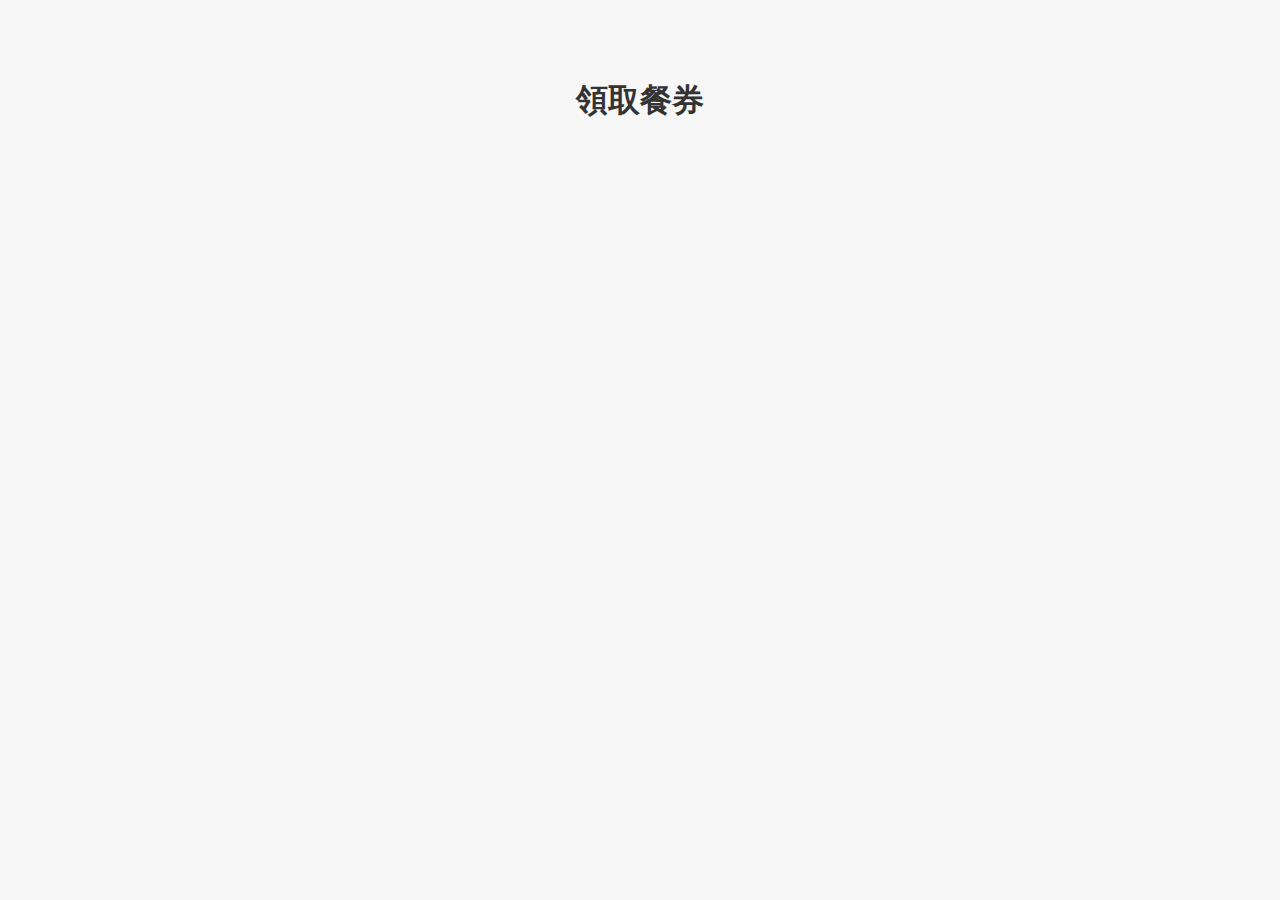
<file: claim.html>
<!DOCTYPE html>
<html lang="en">
<head>
    <meta charset="UTF-8">
    <meta name="viewport" content="width=device-width, initial-scale=1.0">
    <title>領取餐券</title>
    <link rel="stylesheet" href="claim.css">
    <!-- <script src="https://cdn.jsdelivr.net/npm/qrcode@1.4.4/build/qrcode.min.js"></script> 引入 QR code 庫 -->
    <!-- <script src="check_line.js" defer></script> -->
</head>
<body>
    <h1 id="title">領取餐券</h1>

    <!-- <div id="claimedMessage" style="display:none;">
        <h3>您已經領取餐券！</h3>
        <canvas id="qrCode"> QR code 生成區域
    </div> -->

    <div id="claimForm" style="display:none;">
        <input type="text" id="memberName" placeholder="輸入會員名稱" required>
        <!-- <input type="number" id="numberOfPeople" placeholder="輸入人數" min="1" value="1" required> -->

        <select id="numberOfPeople" required>
            <!-- 產生 1 到 10 的選項 -->
            <option value="0">紙張</option>
            <option value="1" selected>1</option>
            <option value="2">2</option>
            <option value="3">3</option>
            <option value="4">4</option>
            <option value="5">5</option>
            <option value="6">6</option>
            <option value="7">7</option>
            <option value="8">8</option>
            <option value="9">9</option>
            <option value="10">10</option>
        </select>

        <button id="claimButton">領取餐券</button>
    </div>

    <div id="message"></div>
    <button id="clearButton" onclick="clearLocalStorage()" style="display:none;">Clear LocalStorage</button>
    
    <script>
        // 從 URL 中讀取參數
        const urlParams = new URLSearchParams(window.location.search);
        let memberName = urlParams.get('member') || "聖誕小夥伴";
        let userid = urlParams.get('userid') || "";

        document.getElementById('memberName').value = memberName;

        // 設置點擊次數和長按計時器
        let longPressTimeout;
        const longPressDuration = 3000; // 長按持續時間（毫秒）

        // 獲取標題元素
        const title = document.getElementById('title');

        // 監聽標題的點擊事件
        title.addEventListener('dblclick', () => {
            title.addEventListener('click', () => {
                // 取消長按計時器
                clearTimeout(longPressTimeout);

                // 設置長按計時器
                longPressTimeout = setTimeout(() => {
                    showClearButton(); // 長按時顯示清除按鈕
                }, longPressDuration);
            });
        });

        // 監聽鼠標釋放事件
        title.addEventListener('mouseup', () => {
            clearTimeout(longPressTimeout);
            title.removeEventListener('click');
        });



        let idString;
        const ws = new WebSocket('wss://www.wjtolive.com:8080');  // 連接 PHP WebSocket 伺服器

        ws.onmessage = function (event) {
            console.log(`event: ${JSON.stringify(event, null, 2)}`);
            const data = JSON.parse(event.data);
            console.log('Received message from WebSocket:', data);
            if (data.event === 'helper') {
                console.log(`helper`);
                console.log(`idString: ${idString}, member_id: ${data.member_id}`);
                // 假設這裡根據店家名稱刷新紀錄
                if (idString === data.member_id) {
                    window.location.replace(`dashboard.html?member=${memberName}&userid=${userid}`);
                }
            }
        };

        ws.onopen = function () {
            console.log('Connected to WebSocket server');
        };

        let IDKey;
        // 取得key以讀取local storage
        fetch('env.php')
            .then(response => response.json())
            .then(data => {
                IDKey = data.idKey;
                console.log(`IDKey: ${IDKey}`);
                getClaimData(IDKey);
            })
            .catch(error => {
                console.error('Error fetching environment variables:', error);
            });

        function getClaimData(key) {
            // 檢查 localStorage 是否已有加密資料
            const encryptedId = localStorage.getItem(key);
            console.log(encryptedId);

            if (encryptedId) {
                // generateKey().then(key => {
                //     decryptData(key, storedData).then(decryptedData => {
                // console.log(decryptedData);
                // 取得解密後的ID並查詢資料庫
                // 取得餐券領取資訊
                fetch('claim_info.php', {
                    method: 'POST',
                    headers: {
                        'Content-Type': 'application/json'
                    },
                    body: JSON.stringify({ encryptedId: encryptedId })
                })
                    .then(response => response.json())
                    .then(data => {
                        console.log(`data.success: ${data.success}`);
                        if (data.success) {
                            idString = data.member_id.toString().padStart(5, '0');
                            const name = data.member;
                            const count = data.amount / 200;
                            const checkFlag = data.check_flag;
                            // document.getElementById('claimedMessage').style.display = 'block';
                            console.log(`Name: ${data.member}, People: ${count}`);
                            // if (!checkFlag) {
                            //     document.getElementById('claimedMessage').style.display = 'block';
                                // const qrContent = `https://www.wjtolive.com/christmas/helper.html?member_id=${idString}`;
                                // console.log(qrContent);
                                // QRCode.toCanvas(document.getElementById('qrCode'), qrContent, function (error) {
                                //     if (error) console.error(error);
                                //     console.log('QR code generated!');
                                // });
                            // }
                            document.getElementById('message').innerHTML = `<h2>請保留此畫面</h2>
                                                                        <h2>${idString} ${checkFlag ? '已啟用完成' : '請至服務台完成啟用'}</h2><br>
                                                                        <h2>您好 ${memberName}</h2><br>
                                                                        已成功取得 <h2>${count} 張餐券</h2>`;
                        } else {
                            document.getElementById('message').textContent = "查無資料！";
                        }
                    })
                    .catch(error => console.error('Error:', error));
                // });
                // });
            } else {
                document.getElementById('claimForm').style.display = 'block';
            }
        }

        // 領取餐券按鈕邏輯
        document.getElementById('claimButton').onclick = function () {
            memberName = document.getElementById('memberName').value;
            const numberOfPeople = document.getElementById('numberOfPeople').value;

            if (memberName.trim() === "" || numberOfPeople < 0) {
                alert("請輸入有效的資料！");
                return;
            }

            // 領取餐券並建立user資料
            fetch('claim.php', {
                method: 'POST',
                headers: {
                    'Content-Type': 'application/json'
                },
                body: JSON.stringify({
                    memberName: memberName,
                    numberOfPeople: numberOfPeople,
                    userid: userid
                })
            })
                .then(response => response.json())
                .then(data => {
                    if (data.success) {
                        // let id = data.id.toString();
                        idString = data.memberId.toString().padStart(5, '0');
                        let encryptedId = data.encrypted.toString();
                        console.log(`encryptedId: ${encryptedId}`);
                        // generateKey().then(key => {
                        //     encryptData(key, id).then(encryptedId => {
                        console.log(`setItem: ${IDKey}`);
                        localStorage.setItem(IDKey, encryptedId);
                        document.getElementById('message').innerHTML = `<h2>請保留此畫面</h2>
                                                                        <h2>${idString}請至服務台完成啟用</h2><br>
                                                                        您好 <h2>${memberName}</h2><br>
                                                                        已成功取得 <h2>${numberOfPeople} 張餐券</h2>`;
                        // const qrContent = `Name: ${memberName}, People: ${numberOfPeople}`;
                        // const qrContent = `https://www.wjtolive.com/christmas/helper.html?member_id=${idString}`;
                        // QRCode.toCanvas(document.getElementById('qrCode'), qrContent, function (error) {
                        //     if (error) console.error(error);
                        //     console.log('QR code generated!');
                        // });

                        // document.getElementById('claimedMessage').style.display = 'block';
                        document.getElementById('claimForm').style.display = 'none';
                        //     });
                        // });
                        const event = 'claim';
                        ws.send(JSON.stringify({ event, time: new Date().toISOString() }));
                    } else {
                        document.getElementById('message').textContent = "領取失敗，請稍後再試！";
                    }
                })
                .catch(error => console.error('Error:', error));
        };

        function clearLocalStorage() {
            localStorage.removeItem(IDKey);
            alert(`LocalStorage cleared for ${IDKey}!`);
        }

        function showClearButton() {
            document.getElementById('clearButton').style.display = 'block';
        }
    </script>
</body>

</html>
</file>
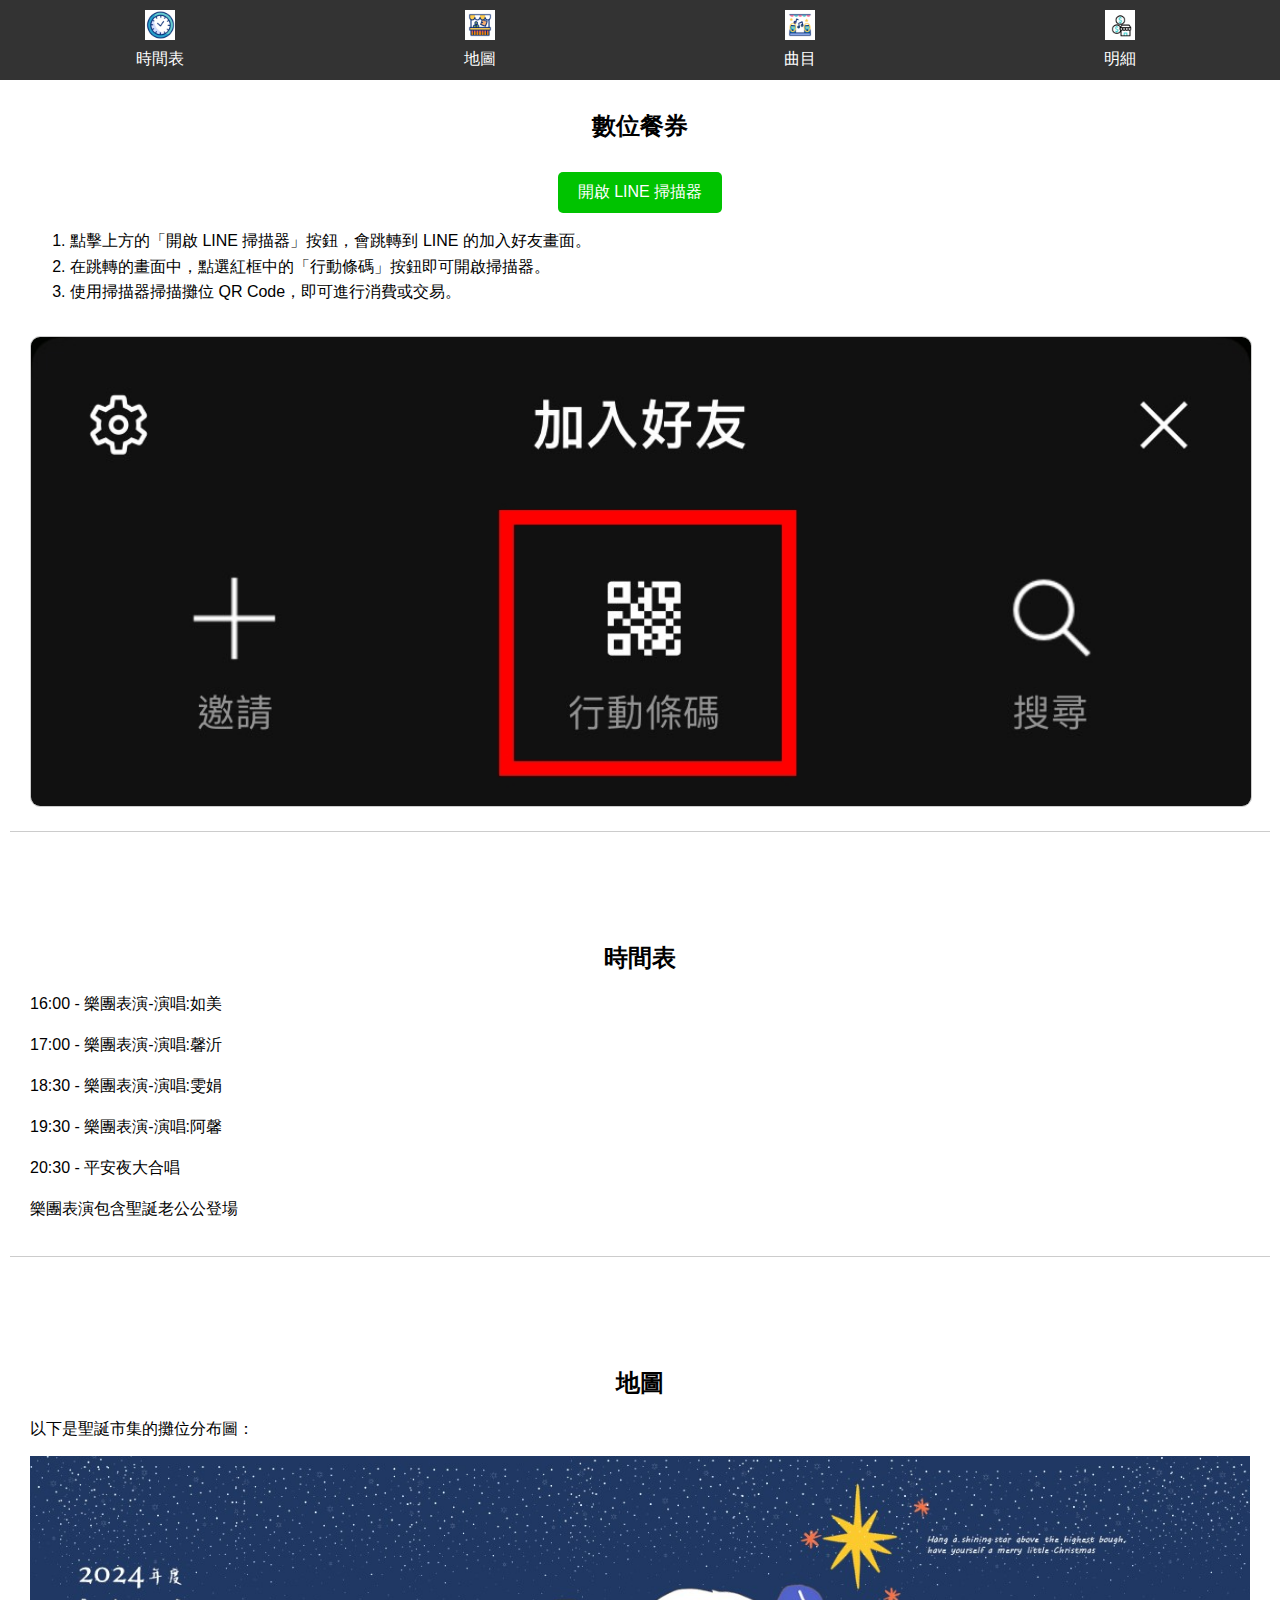
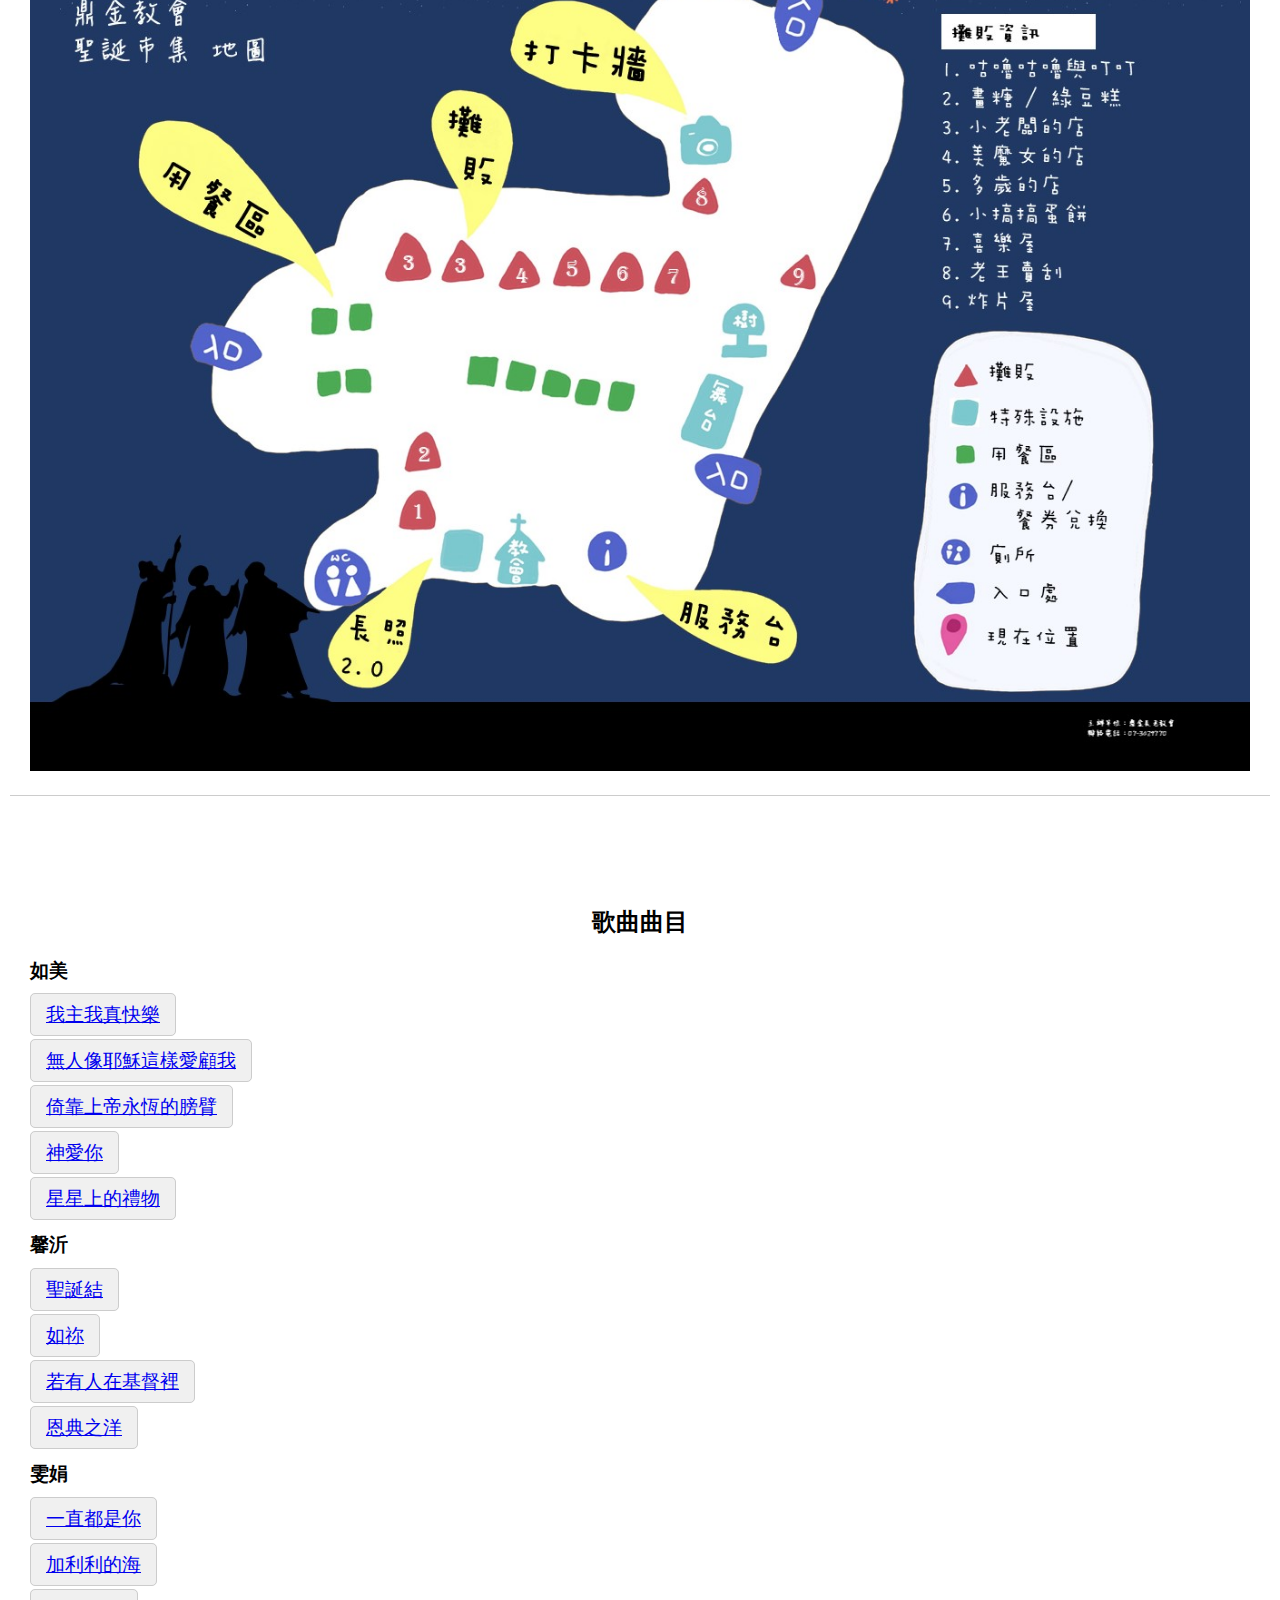
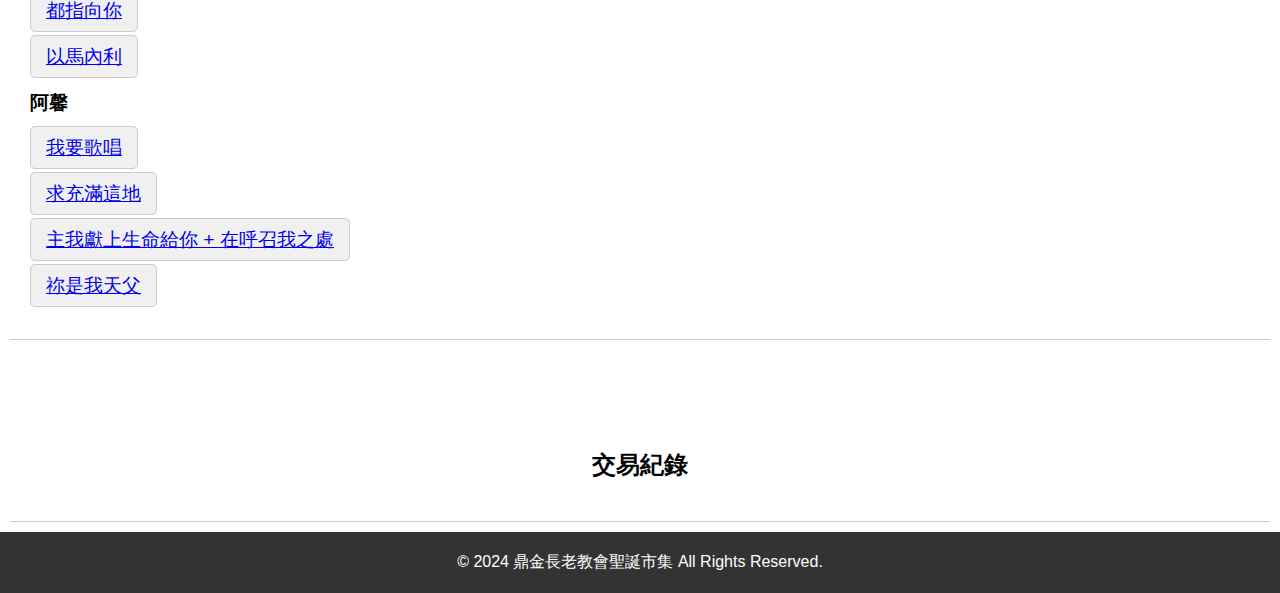
<file: dashboard.html>
<!DOCTYPE html>
<html lang="en">

<head>
    <meta charset="UTF-8">
    <meta name="viewport" content="width=device-width, initial-scale=1.0">
    <title>聖誕市集導覽</title>
    <style>
        body {
            font-family: Arial, sans-serif;
            margin: 0;
            padding: 0;
        }

        header {
            position: fixed;
            top: 0;
            width: 100%;
            background-color: #333;
            color: white;
            text-align: center;
            z-index: 1000;
        }

        header a {
            flex: 1;
            text-align: center;
            text-decoration: none;
            color: white;
            display: inline-block;
        }

        header img {
            width: 30px;
            height: 30px;
            margin-bottom: 5px;
        }

        header div {
            display: flex;
            justify-content: space-evenly;
            background-color: #333;
            padding: 10px 0;
        }

        header a:hover {
            background-color: #575757;
        }

        section {
            padding: 20px;
            padding-top: 80px;
            /* Account for fixed header */
            scroll-margin-top: 80px;
            /* Prevent content overlap when scrolling */
            margin: 10px;
            border-bottom: 1px solid #ccc;
        }

        h2 {
            text-align: center;
            margin-bottom: 20px;
        }

        footer {
            text-align: center;
            padding: 20px;
            background-color: #333;
            color: white;
        }
        .lyrics {
            display: none;
            margin-top: 10px;
            padding: 10px;
            background-color: #f9f9f9;
            border: 1px solid #ddd;
        }
        .song-button {
            padding-top: 80px;
            /* Account for fixed header */
            scroll-margin-top: 80px;
            /* Prevent content overlap when scrolling */
            font-size: 1.2em; /* 將字體放大，調整數值來控制大小 */
            padding: 10px 15px; /* 調整按鈕的內邊距以適應放大的字體 */
            background-color: #f0f0f0; /* 可選：按鈕背景色 */
            border: 1px solid #ccc; /* 可選：按鈕邊框 */
            border-radius: 5px; /* 可選：按鈕圓角 */
            cursor: pointer; /* 滑鼠移到按鈕時顯示指標 */
        }

        .song-button:hover {
            background-color: #e0e0e0; /* 可選：滑鼠懸停時的背景顏色 */
        }

        ul {
            padding: 0;
            list-style-type: none;
        }
        ul > li {
            margin-bottom: 20px;
        }
    </style>
</head>

<body>

    <header>
        <!-- Navigation Buttons with Icons -->
        <div>
            <a href="#schedule">
                <img src="img/time.gif" alt="時間表"><br>
                時間表
            </a>
            <a href="#map">
                <img src="img/store.gif" alt="地圖"><br>
                地圖
            </a>
            <a href="#songs">
                <img src="img/song.gif" alt="曲目"><br>
                曲目
            </a>
            <a href="#transactions">
                <img src="img/transaction.gif" alt="交易明細"><br>
                明細
            </a>
        </div>
    </header>

    <!-- Time Schedule Section -->
    <section>
        <h2>數位餐券</h2>
        <!-- <div style="margin: 20px;background-color: #f9f9f9;"> -->
        <div style="text-align: center;">
            <!-- 開啟 LINE 掃描器按鈕 -->
            <button onclick="window.location.href='line://nv/addFriends'"
                style="background-color: #00c300; color: white; padding: 10px 20px; border: none; border-radius: 5px; font-size: 16px; margin-top: 10px; cursor: pointer;">
                開啟 LINE 掃描器
            </button>

            <!-- 使用說明 -->
            <ol style="margin-top: 15px; font-size: 16px; line-height: 1.6; text-align: left;">
                <li>點擊上方的「開啟 LINE 掃描器」按鈕，會跳轉到 LINE 的加入好友畫面。</li>
                <li>在跳轉的畫面中，點選紅框中的「行動條碼」按鈕即可開啟掃描器。</li>
                <li>使用掃描器掃描攤位 QR Code，即可進行消費或交易。</li>
            </ol>

            <!-- 圖示 -->
            <img src="img/scan.jpg" alt="掃描器圖示"
                style="width: 100%; height: auto; margin-top: 15px; border: 1px solid #ccc; border-radius: 10px;">
        </div>
        <!-- </div> -->

    </section>
    <section id="schedule">
        <h2>時間表</h2>
        <ul>
            <li>16:00 - 樂團表演-演唱:如美</li>
            <li>17:00 - 樂團表演-演唱:馨沂</li>
            <li>18:30 - 樂團表演-演唱:雯娟</li>
            <li>19:30 - 樂團表演-演唱:阿馨</li>
            <li>20:30 - 平安夜大合唱</li>
        </ul>
        <p>樂團表演包含聖誕老公公登場</p>
    </section>

    <!-- Map Section -->
    <section id="map">
        <h2>地圖</h2>
        <p>以下是聖誕市集的攤位分布圖：</p>
        <img src="img/map1.jpg" alt="市集平面圖" style="width: 100%; height: auto;">
    </section>

    <!-- Song List Section -->
    <section id="songs">
        <h2>歌曲曲目</h2>
        <h3>如美</h3>
        <ul>
            <li><a href="#lyrics1-1" id="lyrics1-1" class="song-button">我主我真快樂</a>
                <div class="lyrics">
                    我真快樂因認識救主，生命之中充滿主恩典  <br>
                    生活行為得到大改變，我主我真快樂  <br>
                    <br>
                    我真快樂因得新生命，耶穌與我關係真親密<br>
                    在祂奇妙救恩中有份，我主我真快樂<br>
                    <br>
                    我真快樂 人生路雖有眼淚<br>
                    我已得秘訣主耶穌在我心<br>
                    我真快樂罪已得赦免，生命生活充滿了意義 <br>
                    歡喜快樂奔向天堂路，我主我真快樂<br>
                    我主我真快樂<br>
                    </div>
            </li>
            <li><a href="#lyrics1-2" id="lyrics1-2" class="song-button">無人像耶穌這樣愛顧我</a>
                <div class="lyrics">
                    讓我向你述說主耶穌的寶貴<br>
                    祂是我忠心朋友永不改變<br>
                    讓我向你述說祂如何改造我<br>
                    無人像祂救我脫離眾罪鏈<br>
                    <br>
                    當我陷在罪中時，主來尋找我<br>
                    那時我心中充滿失望痛苦<br>
                    耶穌用慈愛大能膀臂扶助我<br>
                    引導我走那永生公義道路<br>
                    <br>
                    無人像耶穌這樣愛顧我<br>
                    無朋友像主這樣仁愛<br>
                    無人像祂能把我罪惡全赦免<br>
                    主愛我何等大哉<br>
                    </div>
            </li>
            <li><a href="#lyrics1-3" id="lyrics1-3" class="song-button">倚靠上帝永恆的膀臂</a>
                <div class="lyrics">
                    何等大喜樂 何等的情誼<br>
                    倚靠上帝永恆的膀臂<br>
                    何等真平安 何等大福氣<br>
                    倚靠上帝永恆的膀臂<br>
                    <br>
                    何等的甜美 人生旅途中<br>
                    倚靠上帝永恆的膀臂<br>
                    信心越成長 日日越光明<br>
                    倚靠上帝永恆的膀臂<br>
                    <br>
                    我不再害怕 我不再憂愁<br>
                    倚靠上帝永恆的膀臂<br>
                    心中有平安 與我主親近<br>
                    倚靠上帝永恆的膀臂<br>
                    <br>
                    倚靠 倚靠<br>
                    平安在主永恆的膀臂<br>
                    倚靠 倚靠<br>
                    倚靠上帝永恆的膀臂<br>
            </li>
            <li><a href="#lyrics1-4" id="lyrics1-4" class="song-button">神愛你</a>
                <div class="lyrics">
                    世上最甜蜜的故事，神愛你<br>
                    最光彩美麗的圖畫，神愛你<br>
                    當你前途如黑夜，主保守你不傾跌<br>
                    祂必緊握你的手，神愛你<br>
                    <br>
                    當勇敢消失壓力重，神愛你<br>
                    你當記住在試煉中，神愛你<br>
                    希望好像已破滅，你覺得非常孤單<br>
                    向上仰望見曙光，神愛你<br>
                    </div>
            </li>
            <li><a href="#lyrics1-5" id="lyrics1-5" class="song-button">星星上的禮物</a>
                <div class="lyrics">
                    在星空下飛往那滿載著夢想的天空<br>
                    我多麼想和你一起遨遊在夜空之下<br>
                    啊~啊~啊~<br>
                    你的微笑像沙漠裡的一朵花<br>
                    那麼溫柔那麼慈祥那麼甜蜜難忘懷<br>
                    啊~啊~啊~<br>
                    在嚴冬寂寞的夜晚你陪著我<br>
                    我要謝謝你<br>
                    謝謝你陪我度過每一天<br>
                    </div>
            </li>
        </ul>


        <h3>馨沂</h3>
        <ul>
            <li><a href="#lyrics2-1" id="lyrics2-1" class="song-button">聖誕結</a>
                <div class="lyrics">
                    在很久很久以前 有個故事有點特別<br>
                    它說有個嬰孩來到世界<br>
                    從此以後有個聖誕節<br>
                    <br>
                    全世界為了這一天 送著禮物寫著卡片<br>
                    這是許多人心裡一個結<br>
                    不瞭解人們為何喜悅<br>
                    <br>
                    聖誕結 解開了會看見<br>
                    不是熱鬧燈街 是耶穌降生的夜<br>
                    這一天 世界更多笑臉<br>
                    因為你我就算不完美 耶穌祂能代替一切<br>
            </li>
            <li><a href="#lyrics2-2" id="lyrics2-2" class="song-button">如祢</a>
                <div class="lyrics">
                    站立在祢座前<br>
                    站立在 祢信實面前<br>
                    祢雙手領我 走出曠野<br>
                    看見祢為我所預備<br>
                    <br>
                    我要貼近 貼近祢心跳的聲音<br>
                    思緒如祢 步伐如祢 更靠近祢<br>
                    活出 像祢 豐盛的生命<br>
                    我要領受 祢起初對我的心意<br>
                    我心渴望 榮耀如祢 聖潔如祢 <br>
                    基督 耶穌 我全屬於祢   <br>
                    <br>
                    光照在黑暗裡    使臉上帕子都挪去<br>
                    祢話語如鏡  煉淨我心<br>
                    榮上加榮 因祢聖靈<br>
                    <br>
                    我心 坦然無懼 敬拜祢 跟隨祢<br>
                    永恆 在祢手裡  我放下 自己<br>
            </li>
            <li><a href="#lyrics2-3" id="lyrics2-3" class="song-button">若有人在基督裡</a>
                <div class="lyrics">
                    我來到主座前<br>
                    生命交由祢掌權<br>
                    祢心意向我彰顯<br>
                    我願成為祢榮耀的殿<br>
                    <br>
                    舊事已過 全是新的<br>
                    因主的愛 得已重生<br>
                    現在活著 不再是我 <br>
                    乃是基督在我裡面活著<br>
                    <br>
                    若有人在基督裡     <br>
                    若有人在基督裡  <br>
                    他是全新的人<br>
                    他是全新的人<br>
                    我生命全屬於祢<br>
                    我生命全屬於祢<br>
                    因祢為我捨己<br>
                    因祢為我捨己<br>
                    <br>
                    舊事已過<br>
                    全是新的 全是新的<br>
            </li>
            <li><a href="#lyrics2-4" id="lyrics2-4" class="song-button">恩典之洋</a>
                <div class="lyrics">
                    你在水面上呼喚著我<br>
                    跨入未知　深怕失落<br>
                    在奧秘中當我尋見你<br>
                    在深海裡　我仍站立<br>
                    <br>
                    我全心呼求你聖名<br>
                    我的眼單單仰望你<br>
                    大海翻騰　我卻安息　在你懷裡<br>
                    因你屬我　而我屬你<br>
                    <br>
                    水深之處　你恩典湧流<br>
                    你手掌權　牽引著我<br>
                    就在我深陷恐懼軟弱<br>
                    你永不失手　扶持著我<br>
                    <br>
                    聖靈引領　使我信心沒有界線<br>
                    讓我能行走在水面<br>
                    呼召我快跑跟隨<br>
                    你牽引我　讓我更深與你同行<br>
                    使我信心更加堅定<br>
                    在我救主同在裡<br>
            </li>
            
        </ul>
        
        <h3>雯娟</h3>
        <ul>
            <li><a href="#lyrics3-1" id="lyrics3-1" class="song-button">一直都是你</a>
                <div class="lyrics">
                    祢看見我<br>
                    在我人生低谷，祢擁抱著我<br>
                    那一刻，祢輕聲呼喚我的名<br>  
                    是我第一次不再感到害怕<br>  
                    我不害怕<br>  
                    <br>
                    我北極星<br>  
                    願祢愛成為我心的指南針<br>  
                    哦，我只想要和祢在一起<br>  
                    和祢在一起<br> 
                    <br>
                    祢聲音平息我心中的暴風雨<br>  
                    像堅固城牆般圍繞我<br>  
                    一直以來守護我的是祢<br>  
                    <br>
                    祢的光照亮每一條黑暗隧道<br>  
                    過去祢在，未來祢也在<br>  
                    祢的愛沒放棄追隨我<br>  
                    原來都是祢，一直都是祢<br>   
                    <br>
                    誰曾與我在火中站立？<br>  
                    那是祢，一直都是祢<br>  
                    誰曾把我從水中救出？<br>  
                    那是祢，一直都是祢<br>  
                    誰曾把我扛在祂肩上？<br>  
                    那是祢，一直都是祢<br>  
                    我知道是祢<br>  </div>
            </li>
            <li><a href="#lyrics3-2" id="lyrics3-2" class="song-button">加利利的海</a>
                <div class="lyrics">是祢翻轉我生命<br>
                    以馬內利打開我心<br>
                    呼召我得人如魚<br>
                    這是新的命定<br>
                    <br>
                    我願緊緊抓住祢<br>
                    行在水面 向祢靠近<br>
                    放下過去不再恐懼<br>
                    耶穌的愛已向我顯明<br>
                    <br>
                    加利利的海<br>
                    是祢找到我的船<br>
                    軟弱時我回來<br>
                    以為祢不會在<br>
                    誰知道 撒了網<br>
                    眼淚又流了下來<br>
                    我根本不配得這份愛<br>
                    <br>
                    加利利的海<br>
                    滿了魚的船<br>
                    是祢的呼喚<br>
                    趕走我的不安<br>
                    我說主若是祢<br>
                    就讓我渡到那裡<br>
                    一路上是祢叫風浪止息 <br>
                    耶穌<br>
                    <br>
                    這一次 我不再失敗<br>
                    再一次 捨下我的船<br>
                    天亮以前以後<br>
                    我都要承認<br>
                    祢是我主我王<br>
                    過去現在未來<br>
                    不變的回答<br>
                    我要牧養祢的羊<br>
                    不論剛強軟弱<br>
                    加利利的海<br>
                    耶穌為我而來<br></div>
            </li>

            <li><a href="#lyrics3-3" id="lyrics3-3" class="song-button">都指向你</a>
                <div class="lyrics">跳脫 這世界的節奏 <br>
                    一切烏雲拋在腦後 <br>
                    全心 開口向祢呼求 <br>
                    愛像狂浪襲捲我<br>
                    <br>
                    如今 我已不再是我 <br>
                    神兒子在我裡面活<br>
                    我要 用力張開雙手 <br>
                    伸向有祢的天空<br>
                    <br>
                    太陽 星宿 <br>
                    祢創造整個宇宙 <br>
                    祢卻回頭顧念我<br>
                    說有 就有 <br>
                    祢話語絕不落空 <br>
                    還有更多<br>
                    <br>
                    耶穌 所有預言都指向祢<br>
                    恩典 拯救每個人的生命<br>
                    我深知前方道路總有祢帶領<br>
                    耶穌 所有見證都指向祢<br>
                    宣告 得勝盼望永不止息<br>
                    我決定一生跟隨祢 <br>
                    到底<br></div>
            </li>
            <li><a href="#lyrics3-4" id="lyrics3-4" class="song-button">以馬內利</a>
                <div class="lyrics">在火窯中 捆鎖裡 無聲的吶喊裡<br>
                    沙漠中 墳墓裡 孤單的等待裡<br>
                    我在尋找你<br>
                    不停尋找你<br>
                    <br>
                    在火窯中 捆鎖裡 無聲的吶喊裡<br>
                    沙漠中 墳墓裡 孤單的等待裡<br>
                    我在尋找你<br>
                    清楚的身影<br>
                    <br>
                    以馬內利 以馬內利<br>
                    聖殿幔子已裂開<br>
                    榮光遮蓋全地<br>
                    <br>
                    以馬內利 以馬內利<br>
                    萬民齊來敬拜你<br>
                    你與我們同在<br>
                    <br>
                    有一嬰孩為我們而生<br>
                    有一子賜給我們<br>
                    祂是奇妙策士 全能的神<br>
                    <br>
                    有一嬰孩為我們而生<br>
                    有一子賜給我們<br>
                    祂是永在的父 和平的君<br></div>
            </li>
        </ul>
        <h3>阿馨</h3>
        <ul>

            <li><a href="#lyrics4-1" id="lyrics4-1" class="song-button">我要歌唱</a>
                <div class="lyrics">我要大聲歌唱，賜給我自由主的慈愛<br>
                    擺上祂的所有的一切<br>主耶穌拯救了我<br>
                    <br>
                    我要大聲歌唱，拯救我的主祂的恩典<br>
                    擺上我的所有的一切<br>將我生命獻給主<br>
                    <br>
                    誰能使我們與我們的主基督的愛分開<br>
                    <br>
                    我為主而活，只要為我主而活<br>
                    世界任何事不能阻擋我<br>
                    主耶穌的愛，擁抱著微小的我<br>
                    喔我要活在主的榮耀中<br>
                    <br>
                    我要大聲歌唱，賜給我自由主的慈愛<br>
                    擺上祂的所有的一切<br>主耶穌拯救了我<br>
                    <br>
                    我要大聲歌唱，拯救我的主祂的恩典<br>
                    擺上我的所有的一切<br>將我生命獻給主<br>
                    <br>
                    誰能使我們與我們的主基督的愛分開<br>
                    <br>
                    我為主而活，只要為我主而活<br>
                    世界任何事不能阻擋我<br>
                    主耶穌的愛，擁抱著微小的我<br>
                    喔我要活在主的榮耀中<br>
                    <br>
                    我為主而活，只要為我主而活<br>
                    世界任何事不能阻擋我<br>
                    主耶穌的愛，擁抱著微小的我<br>
                    喔我要活在主的榮耀中<br>
                    <br>
                    我為主而活，只要為我主而活<br>
                    世界任何事不能阻擋我<br>
                    主耶穌的愛，擁抱著微小的我<br>
                    喔我要活在主的榮耀中<br></div>
            </li>

            <li><a href="#lyrics4-2" id="lyrics4-2" class="song-button">求充滿這地</a>
                <div class="lyrics">喔主 感謝祢創造這土地<br>
                    以永恆話語賜下無限生命<br>
                    用恩典的馨香氣息祝福這地<br>
                    讓我們全心跟隨祢帶領<br>
                    <br>
                    喔主 感謝祢創造這土地<br>
                    以慈愛澆灌，以喜樂耕耘<br>
                    用無數的白晝黑夜孕育這地<br>
                    順服的人情感恩的心情<br>
                    現在都只願以基督的心為心<br>
                    <br>
                    主求祢充滿我們 來醫治這地<br>
                    痛苦疾病要過去 神蹟在運行<br>
                    主求祢充滿我們 來轉化這地<br>
                    黑暗權勢要離去<br>
                    <br>
                    主求祢充滿我們 來醫治這地<br>
                    全地看見祢榮耀 祢復興降臨<br>
                    主求祢充滿我們 來轉化這地<br>
                    全地尊榮祢聖名 為祢而站立<br>
                    <br>
                    一生祝福 永不停息<br>
                    世代因祢愛延續 呼求祢<br>
                    <br>
                    一生祝福 永不停息<br>
                    世代因祢愛延續 呼求祢<br>
                    <br>
                    主求祢充滿我們 來醫治這地<br>
                    痛苦疾病要過去 神蹟在運行<br>
                    主求祢充滿我們 來轉化這地<br>
                    黑暗權勢要離去<br>
                    <br>
                    主求祢充滿我們 來醫治這地<br>
                    全地看見祢榮耀 祢復興降臨<br>
                    主求祢充滿我們 來轉化這地<br>
                    全地尊榮祢聖名 為祢而站立<br></div>
            </li>

            <li><a href="#lyrics4-3" id="lyrics4-3" class="song-button">主我獻上生命給你 + 在呼召我之處</a>
                <div class="lyrics">我將自己完全獻上<br>
                    毫無保留放在祢的腳前<br>
                    所有的悔恨一切的稱讚<br>
                    無論苦與樂都交託給祢<br>
                    <br>
                    過去的事 將來的事<br>
                    還有那沒有實現的夢想<br>
                    我所有希望<br>
                    我所有計劃<br>
                    全人和全心<br>
                    都交託給祢<br>
                    <br>
                    主 我獻上生命給祢<br>
                    用我一切經歷<br>
                    來榮耀祢聖名<br>
                    主 我獻上一生給祢<br>
                    願我讚美升起<br>
                    能成為馨香活祭<br>
                    我獻上生命給祢<br>
                    <br>
                    在呼召的所在，我欲歡喜吟詩<br>
                    無論環境好壞，猶原贊美敬拜<br>
                    <br>
                    在呼召的所在，我欲歡喜吟詩<br>
                    無論環境好壞，猶原贊美敬拜<br>
                    <br>
                    主溫柔的聖神，惦在我的內心<br>
                    陪伴我的一生，賞賜平靜和安息<br>
                    使我得滿足豐盛<br>
                    <br>
                    主愛疼的真理，光照我攏無離<br>
                    我身軀你扶持，賞賜恩典和安慰<br>
                    祢的愛真正甘甜<br>
                    <br>
                    在呼召的所在，我欲歡喜吟詩<br>
                    無論環境好壞，猶原贊美敬拜<br>
                    <br>
                    在呼召的所在，我欲歡喜吟詩<br>
                    無論環境好壞，猶原贊美敬拜<br></div>
            </li>

            <li><a href="#lyrics4-4" id="lyrics4-4" class="song-button">祢是我天父</a>
                <div class="lyrics">不論我逃到哪裡去祢都看顧<br>
                    不論我犯了什麼錯祢你接納我<br>
                    祢擦去我眼淚跌倒祢扶持我<br>
                    我的生命因著祢恩典完全<br>
                    <br>
                    不論我要往哪裡去祢都同行<br>
                    不論我無助或軟弱祢不離棄<br>
                    祢擦去我眼淚跌倒祢扶持我<br>
                    我的生命因著祢恩典完全<br>
                    <br>
                    祢是我天父 供應我，祢是我的拯救 <br>
                    祢慈愛擁抱我 環繞我，永遠不離開我<br>
                    天父我敬拜祢 天父我敬拜祢<br>
                    <br>
                    不論我要往哪裡去祢都同行<br>
                    不論我無助或軟弱祢不離棄<br>
                    祢擦去我眼淚跌倒祢扶持我<br>
                    我的生命因著祢恩典完全<br>
                    <br>
                    祢是我天父 供應我，祢是我的拯救 <br>
                    祢慈愛擁抱我 環繞我，永遠不離開我<br>
                    天父我敬拜祢 天父我敬拜祢<br>
                    <br>
                    祢愛為我存在<br>
                    祢愛為我存在<br>
                    祢的愛直到永遠<br>
                    <br>
                    祢愛為我存在<br>
                    祢愛為我存在<br>
                    祢的愛直到永遠<br>
                    <br>
                    祢是我天父 供應我，祢是我的拯救 <br>
                    祢慈愛擁抱我 環繞我，永遠不離開我<br>
                    天父我敬拜祢 天父我敬拜祢<br>
                    <br>
                    祢是我天父 供應我，祢是我的拯救 <br>
                    祢慈愛擁抱我 環繞我，永遠不離開我<br>
                    天父我敬拜祢 天父我敬拜祢<br></div>
            </li>
            
        </ul>
        
    </section>

    <!-- Transaction Details Section -->
    <section id="transactions">
        <h2>交易紀錄</h2>
        <div id="remaining">
            <!-- Data cards will be inserted here by JS -->
        </div>
        <div id="dataContainer">
            <!-- 卡片內容將通過 JavaScript 直接渲染 -->
        </div>
    </section>

    <footer>
        &copy; 2024 鼎金長老教會聖誕市集 All Rights Reserved.
    </footer>

    <script>

        // 從 URL 中讀取參數
        const urlParams = new URLSearchParams(window.location.search);
        const memberName = urlParams.get('member');
        const userId = urlParams.get('userid');
        if (userId) {
            getRecords(userId, null);
        } else {
            let IDKey;
            // 取得key以讀取local storage
            fetch('env.php')
            .then(response => response.json())
            .then(data => {
                IDKey = data.idKey;
                console.log(`IDKey: ${IDKey}`);
            })
            .catch(error => {
                console.error('Error fetching environment variables:', error);
            });

            const encryptedId = localStorage.getItem(IDKey);
            console.log(encryptedId);

            if (encryptedId) {
                getRecords(null, encryptedId);
            }
        }

        const ws = new WebSocket('wss://www.wjtolive.com:8080');  // 連接 PHP WebSocket 伺服器

        ws.onmessage = function (event) {
            const data = JSON.parse(event.data);
            console.log('Received message from WebSocket:', data);
            if (data.event === 'consume' || data.event === 'records') {
                // 假設這裡根據店家名稱刷新紀錄
                if (userId === data.member) {
                    getRecords(userId, null);  // 假設這是用來刷新交易紀錄的函數
                }
            }
        };

        ws.onopen = function () {
            console.log('Connected to WebSocket server');
        };

        function getRecords(user_id, encryptedId) {
            console.log(`getRecords: ${user_id}`);
            // Fetch data with selected store and check flag
            fetch('records.php', {
                method: 'POST',
                headers: {
                    'Content-Type': 'application/json'
                },
                body: JSON.stringify({
                    member: user_id,
                    encryptedId: encryptedId
                })
            })
                .then(response => response.json())
                .then(data => {
                    if (data.length === 0) {
                        window.location.replace(`quiz.html?member=${memberName}&userid=${userId}`);
                    } else if (data.some(item => item.store_name === '服務台' && item.check_flag === 0)) {
                        window.location.replace(`claim.html?member=${memberName}&userid=${userId}`);
                    }
                    console.log(`data: ${JSON.stringify(data, undefined, 2)}`);
                    // Clear previous data
                    const container = document.getElementById("dataContainer");
                    container.innerHTML = '';
                    let sum = 0;
                    data.forEach(item => {
                        if (item.store_name === '服務台' && item.check_flag === 1) {
                            sum += item.amount;
                            return;
                        }
                        // "SELECT tr.id, m.name, s.name, tr.amount, tr.trade_time, tr.check_flag
                        const card = document.createElement("div");
                        card.classList.add("card");

                        const cardContent = document.createElement("div");
                        cardContent.classList.add("card-content");

                        // Card content
                        console.log(`id: ${item.id}, 
                        member_name: ${item.member_name}
                        store_name: ${item.store_name}
                        amount: ${item.amount}
                        trade_time: ${item.trade_time}
                        check_flag: ${item.check_flag}`);
                        const no = document.createElement("h3");
                        no.textContent = item.id.toString().padStart(5, '0');
                        // str.padStart(6, '0');
                        cardContent.appendChild(no);

                        const name = document.createElement("h3");
                        name.textContent = item.member_name;
                        cardContent.appendChild(name);

                        const store = document.createElement("p");
                        store.textContent = `店家: ${item.store_name}`;
                        cardContent.appendChild(store);

                        const amount = document.createElement("p");
                        amount.textContent = `金額: ${item.amount}`;
                        if (item.check_flag === 0) {
                            amount.textContent = `金額: ${item.amount}(取消付款)`;
                            amount.style.color = 'red';
                        }
                        cardContent.appendChild(amount);
                        if (item.check_flag === 1) {
                            sum += item.amount;
                        }

                        const date = document.createElement("p");
                        date.textContent = `時間: ${item.trade_time}`;
                        cardContent.appendChild(date);

                        card.appendChild(cardContent);

                        // Append the card to the container
                        container.appendChild(card);
                    });
                    document.getElementById("remaining").textContent = `剩餘 ${sum} 元`;
                })
                .catch(error => console.error('Error fetching data:', error));
        }
        document.querySelectorAll('.song-button').forEach(button => {
            button.addEventListener('click', () => {
                // 隱藏其他展開的歌詞
                document.querySelectorAll('.lyrics').forEach(lyrics => {
                    if (lyrics !== button.nextElementSibling) {
                        lyrics.style.display = 'none';
                    }
                });

                // 切換當前歌詞的顯示狀態
                const lyrics = button.nextElementSibling;
                lyrics.style.display = lyrics.style.display === 'block' ? 'none' : 'block';
            });
        });
    </script>

</body>

</html>
</file>
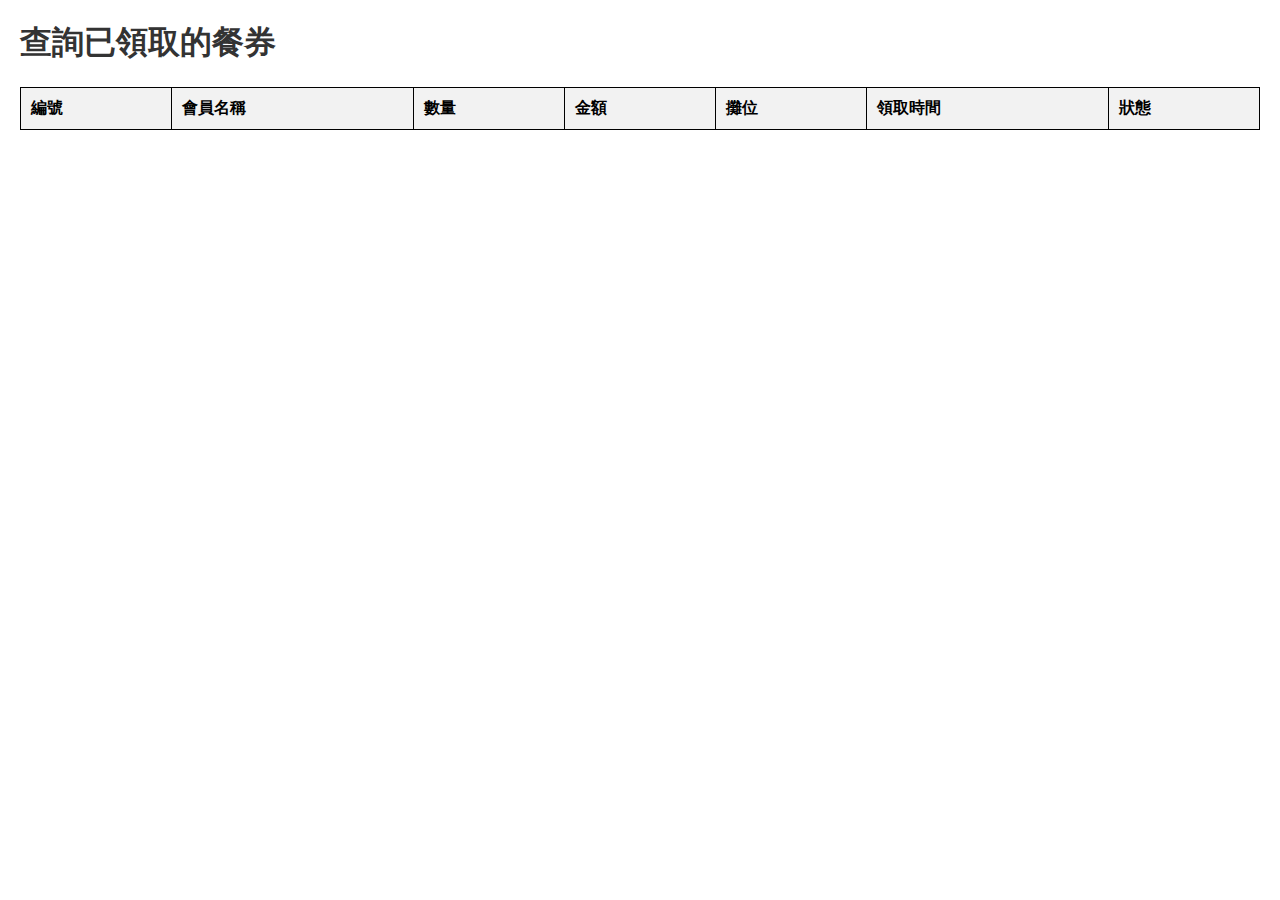
<file: helper.html>
<!DOCTYPE html>
<html lang="en">
<head>
    <meta charset="UTF-8">
    <meta name="viewport" content="width=device-width, initial-scale=1.0">
    <title>查詢已領取的餐券</title>
    <link rel="stylesheet" href="helper.css">
</head>
<body>
    <h1>查詢已領取的餐券</h1>
    <table id="couponsTable">
        <thead>
            <tr>
                <th>編號</th>
                <th>會員名稱</th>
                <th>數量</th>
                <th>金額</th>
                <th>攤位</th>
                <th>領取時間</th>
                <th>狀態</th>
            </tr>
        </thead>
        <tbody>
            <!-- 由 JavaScript 動態插入查詢結果 -->
        </tbody>
    </table>
    <div id="message"></div>

    <script>
        const urlParams = new URLSearchParams(window.location.search);
        const memberId = urlParams.get('member_id');
        console.log(`memberId: ${memberId}`);

        // let idString;
        const ws = new WebSocket('wss://www.wjtolive.com:8080');  // 連接 PHP WebSocket 伺服器
        // if (!memberId) {
        ws.onmessage = function (event) {
            console.log(`event: ${JSON.stringify(event, null, 2)}`);
            const data = JSON.parse(event.data);
            console.log('Received message from WebSocket:', data);
            if (data.event === 'claim' || data.event === 'helper') {
                // 假設這裡根據店家名稱刷新紀錄
                location.reload();

            }
        };
        // }

        ws.onopen = function () {
            console.log('Connected to WebSocket server');
        };

        // Fetch data from PHP to populate the table
        fetch('helper.php')
            .then(response => response.json())
            .then(data => {
                const tableBody = document.querySelector("#couponsTable tbody");
                data.forEach(coupon => {
                    const row = document.createElement("tr");

                    const idCell = document.createElement("td");
                    idCell.textContent = coupon.member_id.toString();
                    row.appendChild(idCell);

                    const nameCell = document.createElement("td");
                    nameCell.textContent = coupon.name;
                    row.appendChild(nameCell);

                    // 可修改數量欄位
                    const countCell = document.createElement("td");
                    let count = Number(coupon.amount) / 200;
                    countCell.textContent = count;

                    let isEditing = false;
                    countCell.addEventListener("click", () => {
                        if (isEditing) return; // 避免重複進入編輯模式
                        isEditing = true;

                        const input = document.createElement("input");
                        input.type = "number";
                        input.min = 1;  // 設定最小值為 1
                        input.value = count;
                        input.style.width = "50px";
                        input.addEventListener("blur", () => {
                            count = parseInt(input.value);
                            countCell.textContent = count;
                            amountCell.textContent = count * 200;

                            // 更新伺服器資料
                            // updateCouponCount(coupon.member_id, newCount);
                            isEditing = false;
                        });
                        countCell.textContent = "";
                        countCell.appendChild(input);
                        input.focus();
                    });

                    row.appendChild(countCell);

                    // 金額欄位
                    const amountCell = document.createElement("td");
                    amountCell.textContent = coupon.amount;
                    row.appendChild(amountCell);

                    const storeCell = document.createElement("td");
                    storeCell.textContent = coupon.store_name;
                    if (storeCell.textContent) {
                        storeCell.addEventListener("click", () => {
                            const password = prompt("是否取消結帳請輸入密碼：");
                            if (!password || password.trim() === "") {
                                alert("密碼不可為空！");
                                return;
                            }

                            fetch('checkout.php', {
                                method: 'POST',
                                headers: {
                                    'Content-Type': 'application/json'
                                },
                                body: JSON.stringify({
                                    id: coupon.member_id,
                                    storeid: '',
                                    password: password
                                })
                            })
                            .then(response => response.json())
                            .then(data => {
                                if (data.success) {
                                    storeCell.textContent = '';
                                    document.getElementById('message').textContent = "已取消結帳權限！";
                                } else {
                                    document.getElementById('message').textContent = "設定失敗！";
                                }
                            })
                            .catch(error => console.error('Error:', error));
                        });
                    }

                    row.appendChild(storeCell);

                    const timeCell = document.createElement("td");
                    timeCell.textContent = coupon.trade_time;
                    row.appendChild(timeCell);

                    const statusCell = document.createElement("td");
                    if (coupon.check_flag == 0) {
                        const button = document.createElement("button");
                        button.textContent = "啟用";
                        button.onclick = function () {
                            activateCoupon(coupon.member_id, amountCell.textContent, statusCell);
                        };
                        statusCell.appendChild(button);
                    } else {
                        statusCell.textContent = "已啟用";
                    }
                    row.appendChild(statusCell);

                    tableBody.appendChild(row);
                });
            })
            .catch(error => console.error('Error fetching data:', error));

        // 從 URL 中讀取參數
        if (memberId) {
            fetch('env.php')
                .then(response => response.json())
                .then(data => {
                    const IDKey = data.idKey;
                    console.log(`IDKey: ${IDKey}`);

                    const encryptedId = localStorage.getItem(IDKey);
                    console.log(encryptedId);

                    if (encryptedId) {
                        console.log(encryptedId);
                        fetch('scan_coupon.php', {
                            method: 'POST',
                            headers: {
                                'Content-Type': 'application/json'
                            },
                            body: JSON.stringify({ encryptedId: encryptedId, memberId: memberId })
                        })
                            .then(response => response.json())
                            .then(data => {
                                console.log('helper with memberId success');
                                if (data.success) {
                                    console.log('helper with memberId success');
                                    // cell.textContent = "已啟用";
                                    const event = 'helper';
                                    ws.send(JSON.stringify({ event, member_id: memberId, time: new Date().toISOString() }));
                                } else {
                                    document.getElementById('message').textContent = "啟用失敗，請稍後再試。";
                                }
                            })
                            .catch(error => console.error('Error activating coupon:', error));
                    } else {
                        // document.getElementById('claimForm').style.display = 'block';
                    }

                })
                .catch(error => {
                    console.error('Error fetching environment variables:', error);
                });


        }


        // Function to activate the coupon
        function activateCoupon(id, amount, cell) {
            id_padded = id.toString().padStart(5, '0');
            console.log(id);
            console.log(cell);
            fetch('activate_coupon.php', {
                method: 'POST',
                headers: {
                    'Content-Type': 'application/json'
                },
                body: JSON.stringify({ 
                    id: id,
                    amount: amount
                 })
            })
                .then(response => response.json())
                .then(data => {
                    console.log(`data: ${JSON.stringify(data, null, 2)}`);
                    if (data.success) {
                        console.log('success');
                        cell.textContent = "已啟用";
                        const event = 'helper';
                        ws.send(JSON.stringify({ event, member_id: id_padded, time: new Date().toISOString() }));
                    } else {
                        document.getElementById('message').textContent = "啟用失敗，請稍後再試。";
                    }
                })
                .catch(error => console.error('Error activating coupon:', error));
        }

    </script>
</body>

</html>
</file>
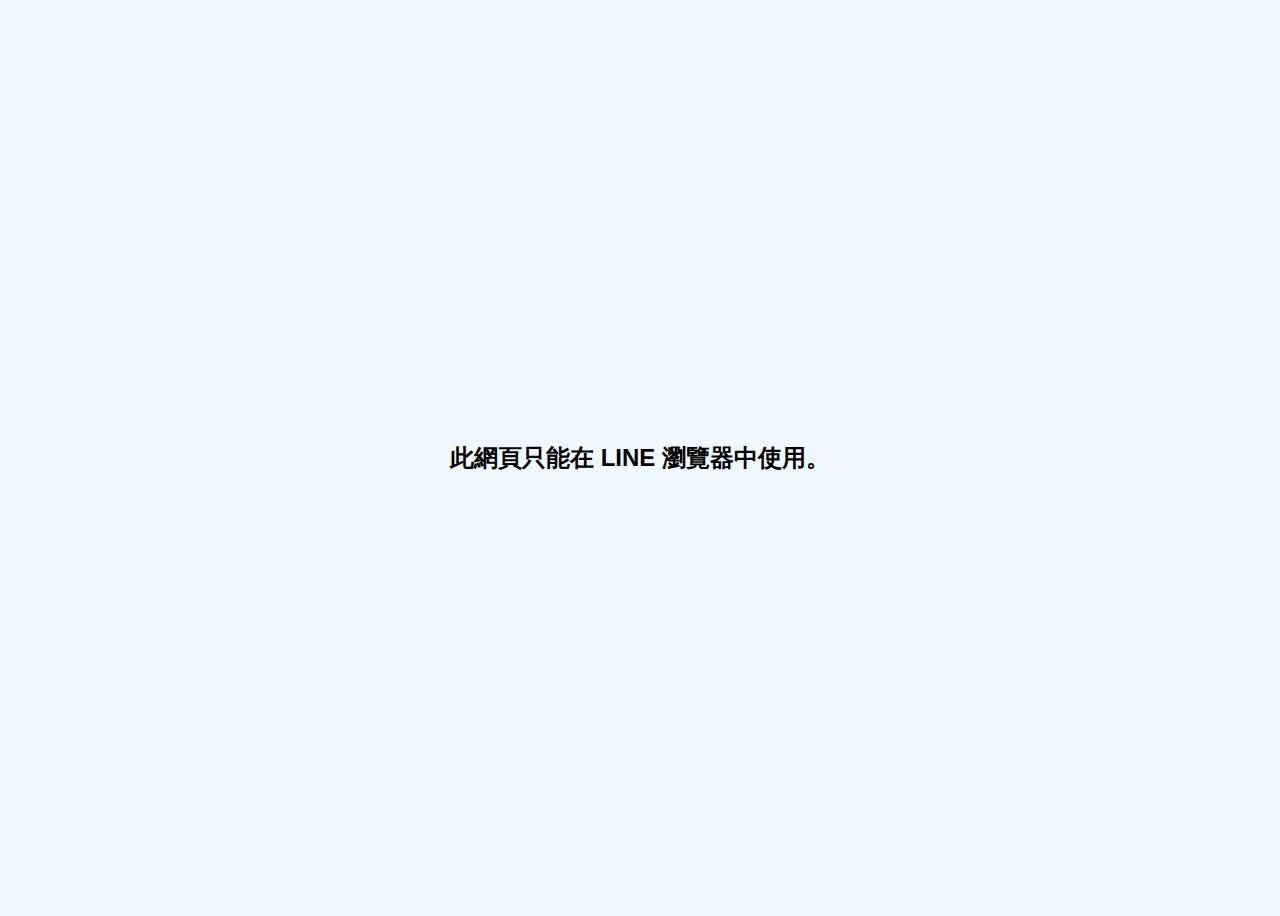
<file: launch.html>
<!DOCTYPE html>
<html lang="en">
<head>
    <meta charset="UTF-8">
    <meta name="viewport" content="width=device-width, initial-scale=1.0">
    <title>聖誕市集</title>
    <script src="check_line.js" defer></script>
    <style>
        body {
            display: flex;
            justify-content: center;
            align-items: center;
            height: 100vh;
            background-color: #f0f8ff;
            font-family: Arial, sans-serif;
        }
        button {
            padding: 15px 30px;
            font-size: 20px;
            color: white;
            background-color: #28a745; /* 綠色 */
            border: none;
            border-radius: 5px;
            cursor: pointer;
            transition: background-color 0.3s;
        }
        button:hover {
            background-color: #218838; /* 深綠色 */
        }
    </style>
</head>
<body>
    <button onclick="openMarket()">聖誕市集</button>
        <script>
        
        function openMarket() {
            const url = 'http://34.80.165.113/christmas/claim.html'; // 替換為您想要打開的網址

            // 檢查用戶代理是否為 LINE
            // if (navigator.userAgent.includes('LINE')) {
                // 使用 window.location.href 直接在外部瀏覽器中打開連結
                window.location.href = url;
                // alert(`line: ${window.location.href}`);
                // window.location.href = `https://www.google.com/url?q=${encodeURIComponent(url)}`;
            // } else {
            //     alert(`not line: ${url}`);
            //     // 在新視窗中打開網址
            //     window.open(url, '_blank');
            // }
        }
    </script>
</body>
</html>
</file>
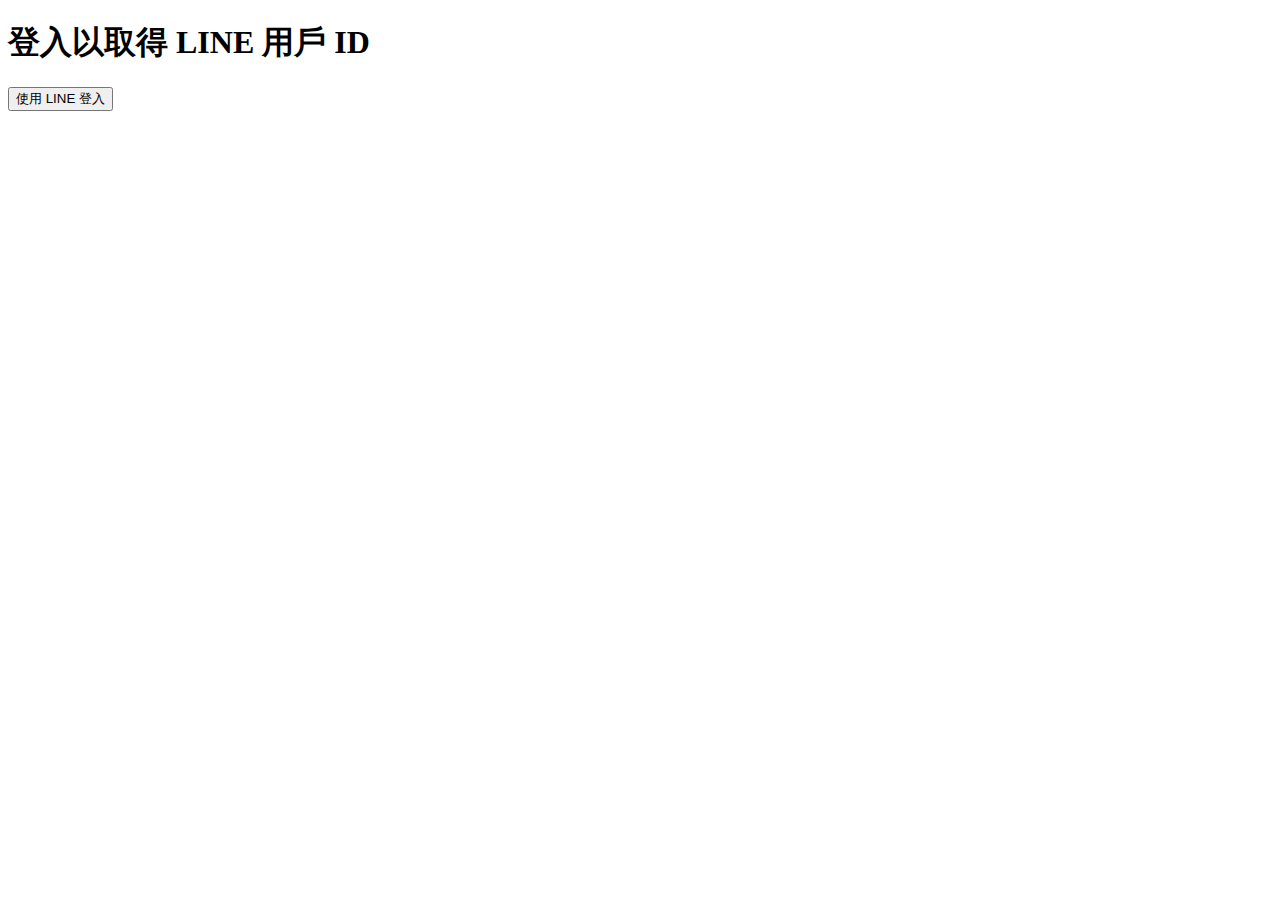
<file: line.html>
<!DOCTYPE html>
<html lang="en">
<head>
    <meta charset="UTF-8">
    <meta name="viewport" content="width=device-width, initial-scale=1.0">
    <title>LINE Login Example</title>
</head>
<body>
    <h1>登入以取得 LINE 用戶 ID</h1>
    <button id="lineLoginBtn">使用 LINE 登入</button>

    <script>
        document.getElementById('lineLoginBtn').onclick = function() {
            const clientId = '2006451872';  // 替換為你的 Channel ID
            const redirectUri = 'https://www.dcchurch.idv.tw/christmas/line.php';  // 替換為你的重定向 URI
            const state = 'cgh';  // 任意的字串，用來驗證請求
            const scope = 'profile openid';

            const loginUrl = `https://access.line.me/oauth2/v2.1/authorize?response_type=code&client_id=${clientId}&redirect_uri=${encodeURIComponent(redirectUri)}&state=${state}&scope=${scope}`;
            window.location.href = loginUrl;
        };
    </script>
</body>
</html>
</file>
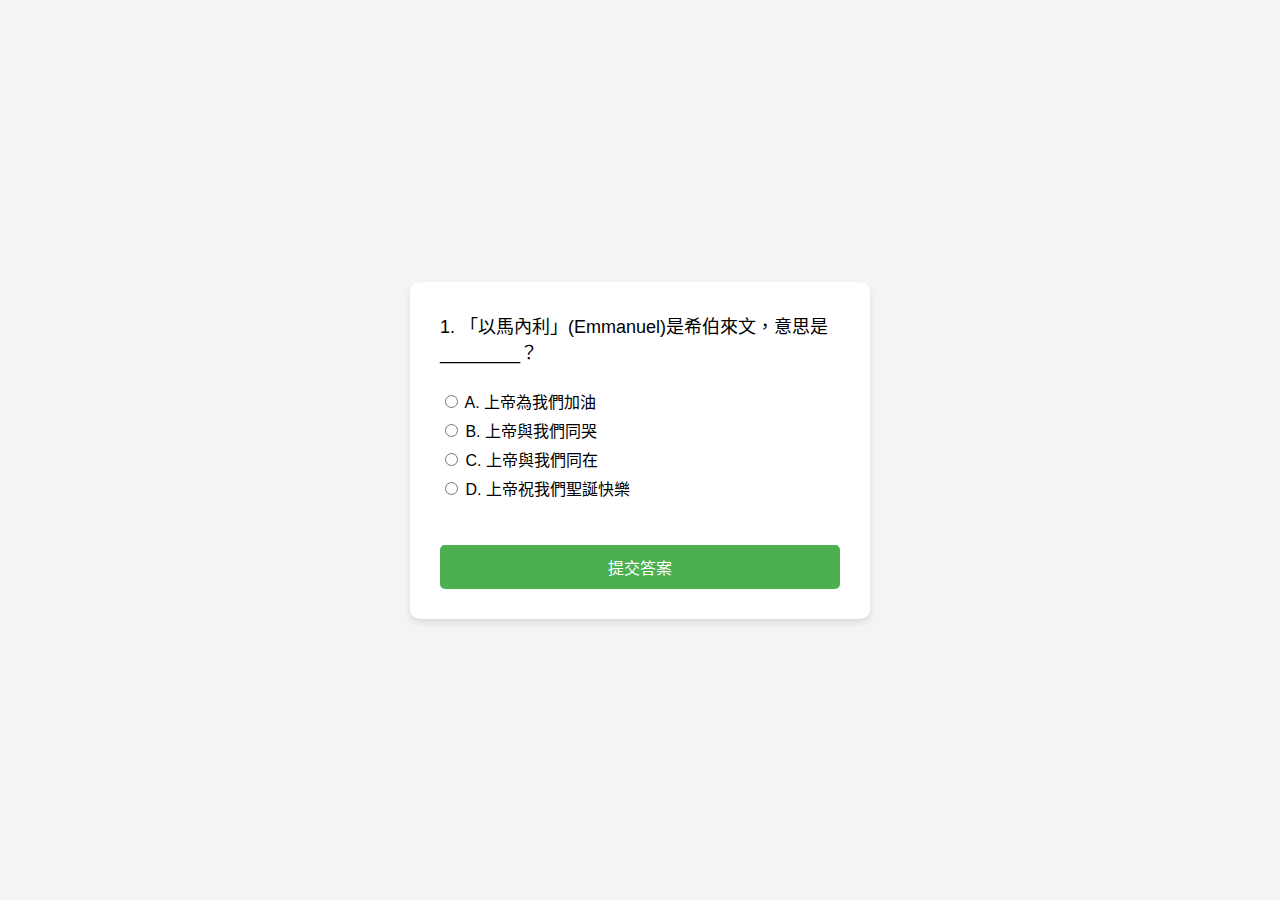
<file: quiz.html>
<!DOCTYPE html>
<html lang="zh-TW">
<head>
    <meta charset="UTF-8">
    <meta name="viewport" content="width=device-width, initial-scale=1.0">
    <title>題目卷</title>
    <style>
        body {
            font-family: Arial, sans-serif;
            margin: 0;
            padding: 0;
            display: flex;
            justify-content: center;
            align-items: center;
            height: 100vh;
            background-color: #f4f4f4;
        }
        .quiz-container {
            background-color: white;
            padding: 30px;
            border-radius: 10px;
            box-shadow: 0px 4px 6px rgba(0, 0, 0, 0.1);
            width: 400px;
            display: flex;
            flex-direction: column;
        }
        .question {
            font-size: 18px;
            margin-bottom: 20px;
        }
        .options {
            margin-bottom: 20px;
        }
        .options label {
            display: block;
            margin: 5px 0;
        }
        .submit-btn {
            background-color: #4CAF50;
            color: white;
            padding: 10px;
            border: none;
            border-radius: 5px;
            cursor: pointer;
            width: 100%;
            font-size: 16px;
        }
        .submit-btn:hover {
            background-color: #45a049;
        }
        .result {
            margin-top: 20px;
            font-size: 16px;
            color: green;
        }
        .result.wrong {
            color: red;
        }
        .final-results {
            display: none;
            margin-top: 20px;
            font-size: 16px;
            color: red;
        }
        .claim-btn {
            font-size: 20px; /* 字體大小 */
            font-weight: bold; /* 字體加粗 */
            padding: 15px 30px; /* 按鈕內部填充，增大尺寸 */
            color: #fff; /* 字體顏色 */
            background-color: #28a745; /* 背景顏色（綠色） */
            border: none; /* 去除邊框 */
            border-radius: 8px; /* 圓角 */
            cursor: pointer; /* 鼠標變成點擊手勢 */
            box-shadow: 0 4px 6px rgba(0, 0, 0, 0.1); /* 添加陰影 */
            transition: all 0.3s ease; /* 動態效果 */
            text-transform: uppercase; /* 全大寫字母（可選） */
        }

        .claim-btn:hover {
            background-color: #218838; /* 懸停時加深背景色 */
            box-shadow: 0 6px 10px rgba(0, 0, 0, 0.15); /* 增加陰影效果 */
            transform: scale(1.05); /* 懸停時略微放大 */
        }
    </style>
</head>
<body>

    <div class="quiz-container">
        <div class="question" id="question"></div>
        <div class="options" id="options"></div>
        <div class="result" id="result"></div>
        <button class="submit-btn" onclick="submitAnswer()">提交答案</button>
        <div class="final-results" id="final-results">
            <h3>錯誤題目及正確答案：</h3>
            <ul id="incorrect-answers"></ul>
        </div>
        <button class="claim-btn" onclick="doClaim()" style="display: none;">領取數位餐券</button>
    </div>

    <script>
        // 從 URL 中讀取參數
        const urlParams = new URLSearchParams(window.location.search);
        let memberName = urlParams.get('member') || "聖誕小夥伴";
        let userid = urlParams.get('userid') || "";
        // 題庫，包含6題，每題有4個選項
        const questionSet1 = [
            {
                question: '1. 「以馬內利」(Emmanuel)是希伯來文，意思是________？',
                options: ['A. 上帝為我們加油', 'B. 上帝與我們同哭', 'C. 上帝與我們同在', 'D. 上帝祝我們聖誕快樂'],
                correctAnswer: '2'
            },
            {
                question: '2. 馬太福音1:23「必有童女懷孕生子，他的名要叫以馬內利。」請問經文中的「童女」指的是誰？',
                options: ['A. 馬卡龍', 'B. 馬利亞', 'C. 可麗露', 'D. 馬利歐'],
                correctAnswer: '1'
            },
            {
                question: '3. 東方來的博士朝拜耶穌，他們送給主耶穌哪三樣禮物？',
                options: ['A. 黃金、乳香、沒藥', 'B. 尿布、奶粉、濕紙巾', 'C. 黃金、布料、沒藥', 'D. 烤雞、Pizza、蘋果派'],
                correctAnswer: '0'
            },
            {
                question: '4. 請問「聖誕節」是慶祝誰的降生？',
                options: ['A. 大衛', 'B. 希律王', 'C. 耶穌', 'D. 聖誕老公公'],
                correctAnswer: '2'
            },
            {
                question: '5. 天使對牧羊人說耶穌誕生的記號是什麼？',
                options: ['A. 背上有一個胎記', 'B. 包著布、臥在馬槽', 'C. 包著布布、吃奶嘴', 'D. 哭最大聲的嬰兒 '],
                correctAnswer: '1'
            },
            {
                question: '6. 請問耶穌出生在什麼地點？',
                options: ['A. 伯利恆', 'B. 巴西', 'C. 醫院', 'D. 可愛巧虎島'],
                correctAnswer: '0'
            }
        ];

        const questionSet2 = [
            {
                question: '1. 有哪一位聖經人物應驗了以賽亞先知的預言來「預備主的道路」？',
                options: ['A. 施咒約翰', 'B. 施肥約翰', 'C. 施洗約翰', 'D. 施工約翰'],
                correctAnswer: '2'
            },
            {
                question: '2. 牧羊人在曠野遇見什麼向他們報耶穌誕生的好消息？',
                options: ['A. 村民', 'B. 天使、天軍', 'C. 會說話的狼', 'D. 放羊的孩子'],
                correctAnswer: '1'
            },
            {
                question: '3. 人們期待著彌賽亞的來臨，請問「彌賽亞」的意思是什麼？',
                options: ['A. 生日快樂', 'B. 新年祝福', 'C. 救世主', 'D. 吃飽了嗎？'],
                correctAnswer: '2'
            },
            {
                question: '4. 先知預言說必有童女懷孕生子，要給他起名叫什麼？',
                options: ['A. 約拿', 'B. 保羅', 'C. 以馬內利', 'D. 彼得'],
                correctAnswer: '2'
            },
            {
                question: '5. 耶穌出生的時候，星星指引了誰到祂的所在地？',
                options: ['A. 牧羊人', 'B. 博士', 'C. 天使', 'D. 動物'],
                correctAnswer: '1'
            },
            {
                question: '6. 耶穌的父母在找不到旅店後，住進了哪裡？',
                options: ['A. 馬槽', 'B. 帳篷', 'C. 山洞', 'D. 樓上的閣樓'],
                correctAnswer: '0'
            }
        ];

        const questionSet3 = [
            {
                question: '1. 耶穌出生時，天使向誰報信？',
                options: ['A. 約瑟', 'B. 牧羊人', 'C. 三博士', 'D. 彼得'],
                correctAnswer: '1'
            },
            {
                question: '2. 東方來的博士朝拜耶穌，他們送給主耶穌哪三樣禮物？',
                options: ['A. 黃金、乳香、沒藥', 'B. 尿布、奶粉、濕紙巾', 'C. 黃金、布料、沒藥', 'D. 烤雞、Pizza、蘋果派'],
                correctAnswer: '0'
            },
            {
                question: '3. 人們期待著彌賽亞的來臨，請問「彌賽亞」的意思是什麼？',
                options: ['A. 生日快樂', 'B. 新年祝福', 'C. 救世主', 'D. 吃飽了嗎？'],
                correctAnswer: '2'
            },
            {
                question: '4. 誰是第一批來敬拜耶穌的人？',
                options: ['A. 博士', 'B. 天使', 'C. 牧羊人', 'D. 村民'],
                correctAnswer: '2'
            },
            {
                question: '5. 天使對牧羊人說耶穌誕生的記號是什麼？',
                options: ['A. 背上有一個胎記', 'B. 包著布、臥在馬槽', 'C. 包著布布、吃奶嘴', 'D. 哭最大聲的嬰兒'],
                correctAnswer: '1'
            },
            {
                question: '6. 「以馬內利」(Emmanuel)是希伯來文，意思是________？',
                options: ['A. 上帝為我們加油', 'B. 上帝與我們同哭', 'C. 上帝與我們同在', 'D. 上帝祝我們聖誕快樂'],
                correctAnswer: '2'
            }
        ];
        const questionSets = [questionSet1, questionSet2, questionSet3];
        const selectedSet = questionSets[Math.floor(Math.random() * questionSets.length)];

        let currentQuestionIndex = 0;
        let userAnswers = [];
        let incorrectAnswers = [];

        function loadQuestion() {
            const currentQuestion = selectedSet[currentQuestionIndex];
            document.getElementById('question').textContent = currentQuestion.question;

            let optionsHTML = '';
            currentQuestion.options.forEach((option, index) => {
                optionsHTML += `<label><input type="radio" name="answer" value="${index}"> ${option}</label>`;
            });
            document.getElementById('options').innerHTML = optionsHTML;
            document.getElementById('result').textContent = '';
        }

        function submitAnswer() {
            const selectedAnswer = document.querySelector('input[name="answer"]:checked');
            const resultDiv = document.getElementById("result");

            if (selectedAnswer) {
                const answerValue = selectedAnswer.value;
                userAnswers[currentQuestionIndex] = answerValue;

                if (answerValue === selectedSet[currentQuestionIndex].correctAnswer) {
                    resultDiv.textContent = "正確！";
                    resultDiv.style.color = "green";
                } else {
                    incorrectAnswers.push({
                        question: selectedSet[currentQuestionIndex].question,
                        userAnswer: selectedSet[currentQuestionIndex].options[answerValue],
                        correctAnswer: selectedSet[currentQuestionIndex].options[selectedSet[currentQuestionIndex].correctAnswer]
                    });
                    resultDiv.textContent = "錯誤！";
                    resultDiv.style.color = "red";
                }

                currentQuestionIndex++;

                if (currentQuestionIndex < selectedSet.length) {
                    loadQuestion();
                } else {
                    showFinalResults();
                }
            } else {
                resultDiv.textContent = "請選擇一個答案！";
                resultDiv.style.color = "red";
            }
        }

        function showFinalResults() {
            document.getElementById('question').style.display = 'none';
            document.getElementById('options').style.display = 'none';
            document.getElementById('result').style.display = 'none';
            document.querySelector('.submit-btn').style.display = 'none';
            // document.getElementById('final-results').style.display = 'block';
            document.querySelector('.claim-btn').style.display = 'block';

            const incorrectAnswersList = document.getElementById('incorrect-answers');
            incorrectAnswers.forEach(incorrect => {
                const li = document.createElement('li');
                li.innerHTML = `${incorrect.question} </br>你的答案: ${incorrect.userAnswer}</br>正確答案: ${incorrect.correctAnswer}`;
                incorrectAnswersList.appendChild(li);
            });
            if (incorrectAnswers.length > 0) {
                document.getElementById('final-results').style.display = 'block';
            }
        }

        function doClaim() {
            // currentQuestionIndex = 0;
            // userAnswers = [];
            // incorrectAnswers = [];
            // document.getElementById('final-results').style.display = 'none';
            // document.getElementById('result').style.display = 'block';
            // document.getElementById('options').style.display = 'block';
            // loadQuestion();
            window.location.replace(`claim.html?member=${memberName}&userid=${userid}`);
        }

        loadQuestion();
    </script>

</body>
</html>
</file>
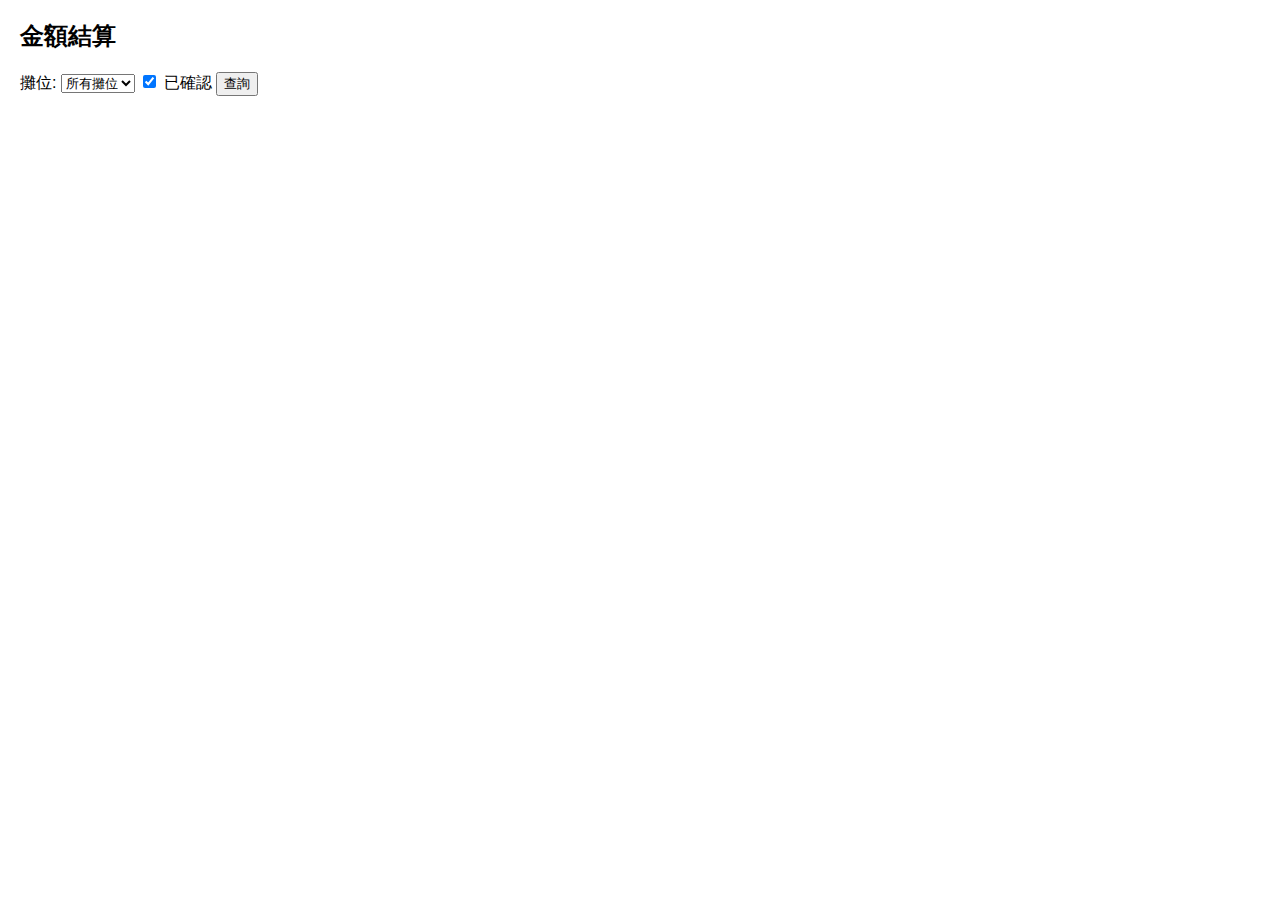
<file: records.html>
<!DOCTYPE html>
<html lang="en">
<head>
  <meta charset="UTF-8">
  <meta name="viewport" content="width=device-width, initial-scale=1.0">
  <title>Database Data Viewer</title>
  <link rel="stylesheet" href="style.css">
</head>
<body>
  <h2 id="title">交易紀錄</h2>
  <div id="recordSelect" style="display:none;">
    <!-- Store selection -->
    <label for="storeSelect">攤位:</label>
    <select id="storeSelect">
      <option value="all">所有攤位</option>
      <!-- Store options will be populated here -->
    </select>

    <!-- Checkbox for Check status -->
    <label>
      <input type="checkbox" id="checkFlag" checked> 已確認
    </label>

    <button id="fetchDataBtn">查詢</button>
  </div>

  <div id="sum">
    <!-- Data cards will be inserted here by JS -->
  </div>

  <div id="dataContainer">
    <!-- Data cards will be inserted here by JS -->
  </div>

  <script>

    // 在頁面加載時抓取不重複的 store 選項
    window.onload = function () {
      fetch('stores.php')
        .then(response => response.json())
        .then(stores => {
          const storeSelect = document.getElementById("storeSelect");

          // 動態生成 store 選項
          stores.forEach(store => {
            const option = document.createElement("option");
            option.value = store.store_id;
            option.textContent = store.name;
            storeSelect.appendChild(option);
          });
        })
        .catch(error => console.error('Error fetching store options:', error));
    };

    // 從 URL 中讀取參數
    const urlParams = new URLSearchParams(window.location.search);
    const storeName = urlParams.get('store');
    const memberId = urlParams.get('member');
    let helper = false;
    console.log(`storeName: ${storeName}`);
    if (storeName) {
      getRecords(storeName, null, null);
      helper = false;
      if (storeName === 'C3EBEA8960A7981BCF8F11663C7278C9' 
            || storeName === 'E62305B2B01D4971419083AE9B6D2488'
            || storeName === '55A8E583450478A19382179318D91C44'
            || storeName === '3EF085E57AAFA7639B15A4119E47DB64') {

        helper = true;
      }
      // document.getElementById("recordSelect").style = 
    } else if (memberId) {

      fetch('claim_info.php', {
            method: 'POST',
            headers: {
                'Content-Type': 'application/json'
            },
            body: JSON.stringify({ encryptedId: encryptedId })
        })
        .then(response => response.json())
        .then(data => {
            console.log(`data.success: ${data.success}`);
            if (data.success) {
                idString = data.member_id.toString().padStart(5, '0');
                const name = data.member;
                const count = data.amount / 200;
                const checkFlag = data.check_flag;
                // document.getElementById('claimedMessage').style.display = 'block';
                console.log(`Name: ${data.member}, People: ${count}`);
                if (!checkFlag) {
                    document.getElementById('claimedMessage').style.display = 'block';
                    const qrContent = `https://www.wjtolive.com/christmas/helper.html?member_id=${idString}`;
                    console.log(qrContent);
                    QRCode.toCanvas(document.getElementById('qrCode'), qrContent, function (error) {
                        if (error) console.error(error);
                        console.log('QR code generated!');
                    });
                }
                document.getElementById('message').textContent = `您好 ${idString}，${name}，已成功取得 ${count} 張餐券，${checkFlag ? '已啟用完成' : '請至服務台完成啟用'}。`;
            } else {
                document.getElementById('message').textContent = "查無資料！";
            }
        })
        .catch(error => console.error('Error:', error));




      getRecords(null, memberId, null);
      helper = true;
    } else if (!urlParams.toString()) {
      document.getElementById('title').textContent = '金額結算';
      document.getElementById('recordSelect').style.display = 'block';
      helper = true;
    }

    document.getElementById("fetchDataBtn").onclick = function () {
      const store = document.getElementById("storeSelect").value;
      const checkFlag = document.getElementById("checkFlag").checked;
      console.log(`store: ${store}, checkFlag: ${checkFlag}`);
      getRecords(store, null, checkFlag);
    };


    const ws = new WebSocket('wss://www.wjtolive.com:8080');  // 連接 PHP WebSocket 伺服器

    ws.onmessage = function (event) {
      const data = JSON.parse(event.data);
      console.log('Received message from WebSocket:', data);
      if (data.event === 'consume') {
        // 假設這裡根據店家名稱刷新紀錄
        const store = document.getElementById("storeSelect").value;
        if (storeName === data.store || store === 'all') {
          getRecords(storeName, null, null);  // 假設這是用來刷新交易紀錄的函數
        }
      }
    };

    ws.onopen = function () {
      console.log('Connected to WebSocket server');
    };



    function getRecords(store, member, checkFlag) {
      console.log(`getRecords: ${JSON.stringify({
            store: store,
            member: member,
            check_flag: checkFlag
        })}`);
      // Fetch data with selected store and check flag
      fetch('records.php', {
        method: 'POST',
        headers: {
            'Content-Type': 'application/json'
        },
        body: JSON.stringify({
            store: store,
            member: member,
            check_flag: checkFlag
        })
      })
      .then(response => response.json())
      .then(data => {
        let helperSum = 0;
        let consumeSum = 0;
        let detail = {};
        let checkout = {};
        console.log(`data: ${JSON.stringify(data, undefined, 2)}`);
        // Clear previous data
        const container = document.getElementById("dataContainer");
        container.innerHTML = '';
        let sum = 0;
        data.forEach(item => {
          // "SELECT tr.id, m.name, s.name, tr.amount, tr.trade_time, tr.check_flag
          const card = document.createElement("div");
          card.classList.add("card");

          const cardContent = document.createElement("div");
          cardContent.classList.add("card-content");

          // Card content
          console.log(`id: ${item.id}, 
                       member_name: ${item.member_name}
                       store_name: ${item.store_name}
                       amount: ${item.amount}
                       trade_time: ${item.trade_time}
                       check_flag: ${item.check_flag}`);
          const no = document.createElement("h3");
          no.textContent = item.id.toString().padStart(5, '0');
          // str.padStart(6, '0');
          cardContent.appendChild(no);

          const name = document.createElement("h3");
          name.textContent = item.member_name;
          cardContent.appendChild(name);

          const store = document.createElement("p");
          store.textContent = `店家: ${item.store_name}`;
          cardContent.appendChild(store);

          const amount = document.createElement("p");
          amount.textContent = `金額: ${Math.abs(item.amount)}`;
          cardContent.appendChild(amount);
          if (item.check_flag === 1) {
            sum += item.amount;
          }

          const date = document.createElement("p");
          date.textContent = `時間: ${item.trade_time}`;
          cardContent.appendChild(date);

          card.appendChild(cardContent);

          // Create switch for Check status
          // const switchWrapper = document.createElement("label");
          // switchWrapper.classList.add("switch");

          // const input = document.createElement("input");
          // input.type = "checkbox";
          // input.checked = item.check_flag == 1; // 1表示已檢查
          // input.onchange = function () {
          //   if (input.checked) {
          //     cancelButton.style.display = 'block'; // Show cancel button
          //   } else {
          //     cancelCheck(item.id, item.member_id);
          //     cancelButton.style.display = 'none'; // Hide cancel button
          //   }
          // };

          // const slider = document.createElement("span");
          // slider.classList.add("slider");

          // switchWrapper.appendChild(input);
          // switchWrapper.appendChild(slider);
          // card.appendChild(switchWrapper);

          // Create Cancel button
          const cancelButton = document.createElement("button");
          cancelButton.textContent = "取消交易";
          cancelButton.classList.add("cancel-button");
          cancelButton.style.display = 'block'; // Initially hidden
          cancelButton.onclick = function () {
            const confirmDelete = confirm("確定要取消該筆交易嗎？");
            if (confirmDelete) {
              // 如果點擊"是"，執行刪除操作
              cancelCheck(item.id, item.user_id);
              // input.checked = false; // 滑動開關設置為未選中狀態
              cancelButton.style.display = 'none'; // Hide cancel button
            }
          };
          if (!item.check_flag) {
            cancelButton.disabled = true;
            cancelButton.textContent = "已退款";
            cancelButton.style.opacity = 0.3;
          }
          if (helper == false) {
            card.appendChild(cancelButton);
          }

          // Append the card to the container
          container.appendChild(card);

          if (item.store_name === '服務台') {
            helperSum += Number(item.amount);
          } else {
            consumeSum += 0 - Number(item.amount);
          }
          if (!detail[item.member_name]) {
            detail[item.member_name] = Number(item.amount);
          } else {
            detail[item.member_name] += Number(item.amount);
          }
          let checkoutStore = item.store_name;
          if (checkoutStore.includes('小老闆的店-')) {
            checkoutStore = '小老闆的店';
          }
          if (!checkout[checkoutStore]) {
            checkout[checkoutStore] = Number(item.amount);
          } else {
            checkout[checkoutStore] += Number(item.amount);
          }

        });
        document.getElementById("sum").textContent = `${sum >= 0 ? '支出' : '收入'} ${sum >= 0 ? sum : 0 - sum} 元`;
        if (store === 'all') {
          let remain = 0;
          let checkoutSum = 0;
          for (const key in detail) {
            if (detail[key] === 0) {
              delete detail[key]; // 刪除值為0的鍵
            } else {
              remain += detail[key];
            }
          }
          for (const key in checkout) {
            if (checkout[key] >= 0) {
              delete checkout[key]; // 刪除值為0的鍵
            } else {
              checkoutSum += checkout[key];
            }
          }

          let table = '<table border="1"><tr><th>姓名</th><th>剩餘金額</th></tr>';

          // 添加行
          for (const [key, value] of Object.entries(detail)) {
              table += `<tr><td>${key}</td><td>${value}</td></tr>`;
          }
          table += `<tr><td>總計</td><td>${remain}</td></tr>`;
          table += '</table>';

          let checkoutTable = '<table border="1"><tr><th>攤位</th><th>收入金額</th></tr>';
          // 添加行
          for (const [key, value] of Object.entries(checkout)) {
            checkoutTable += `<tr><td>${key}</td><td>${0-value}</td></tr>`;
          }
          checkoutTable += `<tr><td>總計</td><td>${0-checkoutSum}</td></tr>`;
          checkoutTable += '</table>';


          document.getElementById("sum").innerHTML = `領券人數: ${helperSum/200}<br>
                                                      餐券支出: ${helperSum}<br>
                                                      總消費金額: ${consumeSum}<br>
                                                      總剩餘金額: ${helperSum - consumeSum}<br>
                                                      ${table}<br>
                                                      ${checkoutTable}<br>`;
        }
      })
      .catch(error => console.error('Error fetching data:', error));
    }

    // Function to cancel the check status
    function cancelCheck(id, userId) {
      fetch('update.php', {
        method: 'POST',
        headers: {
          'Content-Type': 'application/json'
        },
        body: JSON.stringify({
          id: id
        })
      })
        .then(response => response.json())
        .then(updated => {
          if (updated.success) {
            // const encrypted = updated.encrypted.toString();
            // console.log(`update memberId: ${memberId}`);
            const event = 'records';
            ws.send(JSON.stringify({ event, member: userId, time: new Date().toISOString() }));
            console.log("Check status canceled.");
            getRecords(storeName, null, null);
          }
        })
        .catch(error => console.error('Error canceling check status:', error));
    }

  </script>
</body>
</html>
</file>
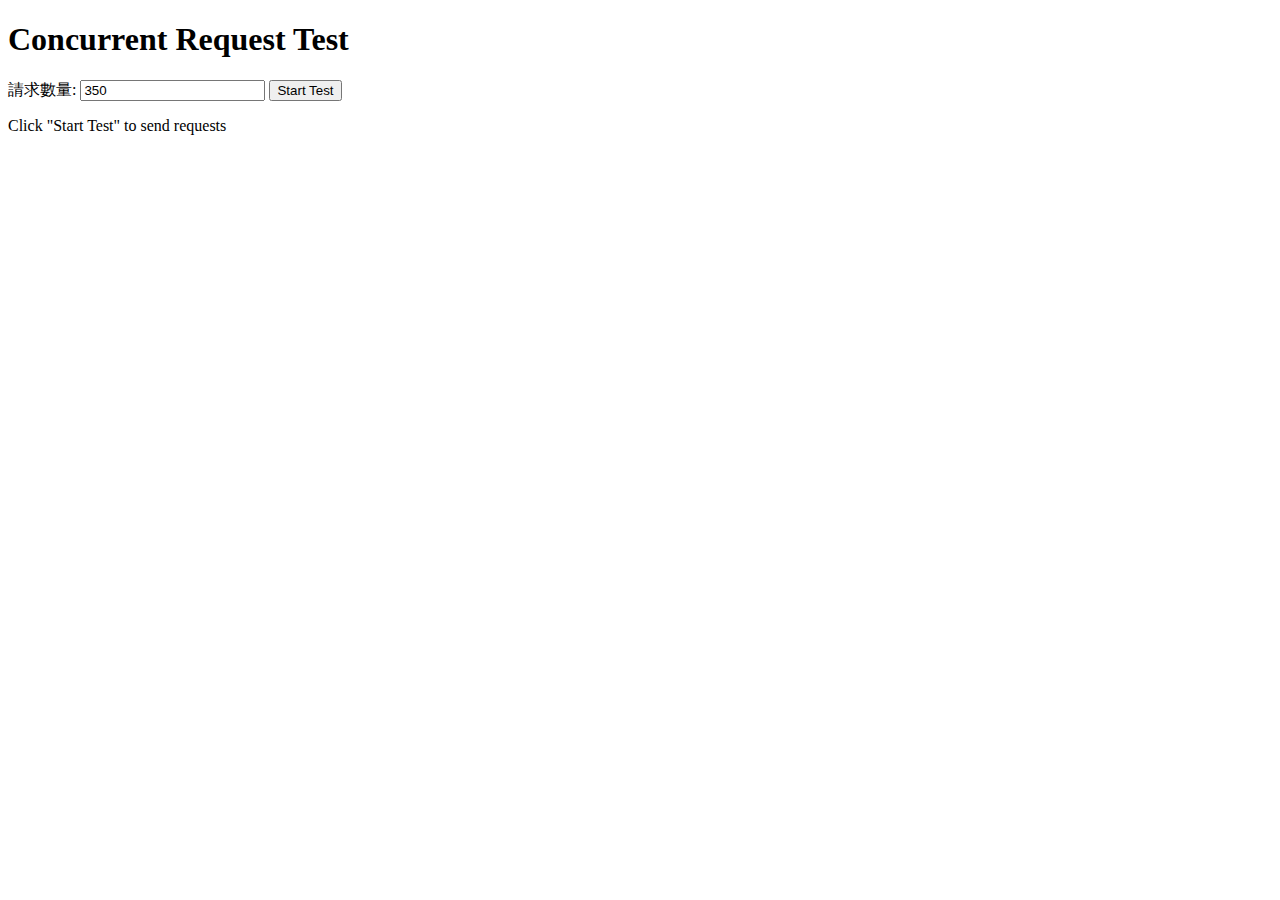
<file: test_claim.html>
<!DOCTYPE html>
<html lang="en">

<head>
    <meta charset="UTF-8">
    <meta name="viewport" content="width=device-width, initial-scale=1.0">
    <title>Concurrent Request Test</title>
</head>

<body>
    <h1>Concurrent Request Test</h1>
    <label for="requestCount">請求數量:</label>
    <input type="number" id="requestCount" value="350" min="1">
    <button id="startTestButton">Start Test</button>
    <p id="result">Click "Start Test" to send requests</p>

    <script>
        // const numberOfRequests = 350; // 請求的數量
        const url = 'claim.php';

        // 定義用於模擬請求的數據
        const testData = {
            memberName: 'TestUser',
            numberOfPeople: 2
        };

        // 用於計數成功和失敗的請求次數
        let successCount = 0;
        let failureCount = 0;

        // 發送請求的函式，回傳 Promise
        function sendTestRequest() {
            return fetch(url, {
                method: 'POST',
                headers: { 'Content-Type': 'application/json' },
                body: JSON.stringify(testData)
            })
                .then(response => response.json())
                .then(data => {
                    if (data.success) {
                        successCount++;
                    } else {
                        failureCount++;
                    }
                })
                .catch(error => {
                    console.error('Error:', error);
                    failureCount++;
                });
        }

        function startStressTest() {
            
            const numberOfRequests = Number(document.getElementById('requestCount').value); // 讀取請求數量
            console.log(`Starting stress test with ${numberOfRequests} requests...`);
            const delayBetweenRequests = 500;
            for (let i = 0; i < numberOfRequests; i++) {
                setTimeout(() => {
                    sendTestRequest();
                    console.log(`Request ${i + 1} sent`);
                }, delayBetweenRequests); // 每次請求延遲一定時間發送
            }

            // 檢查完成狀態
            setTimeout(() => {
                console.log(`Stress test completed. Success: ${successCount}, Failures: ${failureCount}`);
            }, numberOfRequests * delayBetweenRequests + 1000); // 等待所有請求完成後再顯示結果
        }


        // 同時發送所有請求
        function startConcurrentTest() {
            const numberOfRequests = Number(document.getElementById('requestCount').value); // 讀取請求數量
            console.log(`Starting concurrent test with ${numberOfRequests} requests...`);
            successCount = 0;
            failureCount = 0;

            const requests = Array.from({ length: numberOfRequests }, () => sendTestRequest());

            // 使用 Promise.all 等待所有請求完成
            Promise.all(requests)
                .then(() => {
                    console.log(`Test completed. Success: ${successCount}, Failures: ${failureCount}`);
                    document.getElementById('result').textContent =
                        `Test completed. Success: ${successCount}, Failures: ${failureCount}`;
                })
                .catch(error => {
                    console.error('Error with concurrent requests:', error);
                    document.getElementById('result').textContent =
                        `Error with concurrent requests: ${error}`;
                });
        }

        // 監聽按鈕點擊事件來啟動測試
        document.getElementById('startTestButton').addEventListener('click', startStressTest);
    </script>
</body>

</html>
</file>
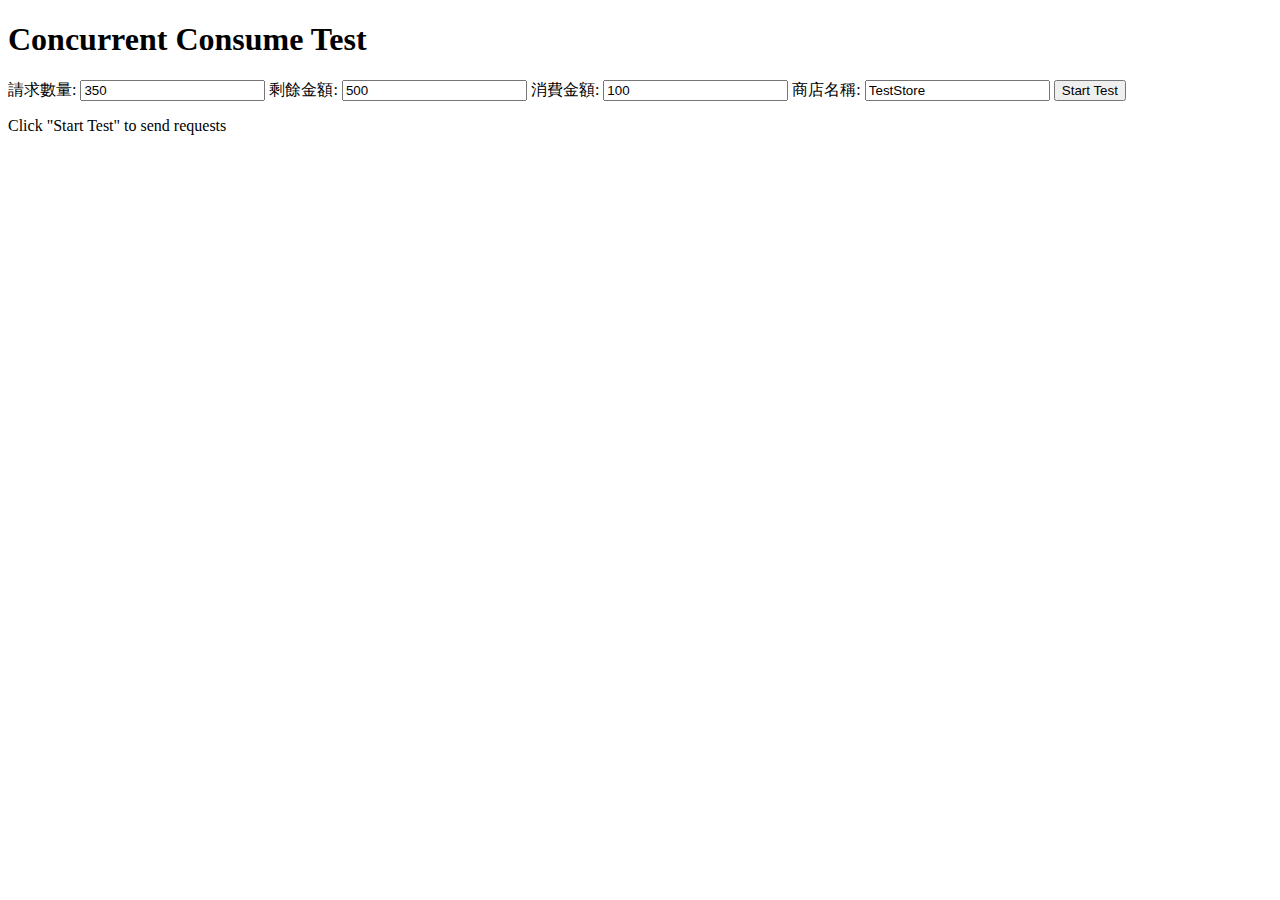
<file: test_consume.html>
<!DOCTYPE html>
<html lang="en">
<head>
    <meta charset="UTF-8">
    <meta name="viewport" content="width=device-width, initial-scale=1.0">
    <title>Concurrent Consume Test</title>
</head>
<body>
    <h1>Concurrent Consume Test</h1>
    <label for="requestCount">請求數量:</label>
    <input type="number" id="requestCount" value="350" min="1">
    <label for="remaining">剩餘金額:</label>
    <input type="number" id="remaining" value="500">
    <label for="amount">消費金額:</label>
    <input type="number" id="amount" value="100">
    <label for="store">商店名稱:</label>
    <input type="text" id="store" value="TestStore">
    <button id="startTestButton">Start Test</button>
    <p id="result">Click "Start Test" to send requests</p>
    <div id="message"></div>

    <script>
        // const numberOfRequests = 100; // 請求的數量
        const url = 'consume.php';

        // 定義用於模擬請求的數據
        const testData = {
            encryptedId: 'sampleEncryptedId',
            member: 'TestUser',
            store: 'TestStore',
            amount: -100, // 消費金額為負數
            check_flag: true
        };

        // 用於計數成功和失敗的請求次數
        let successCount = 0;
        let failureCount = 0;

        // 發送請求的函式，回傳 Promise
        function sendTestRequest() {
            return fetch(url, {
                method: 'POST',
                headers: { 'Content-Type': 'application/json' },
                body: JSON.stringify(testData)
            })
            .then(response => response.json())
            .then(data => {
                if (data.success) {
                    successCount++;
                } else {
                    failureCount++;
                }
            })
            .catch(error => {
                console.error('Error:', error);
                failureCount++;
            });
        }

        // 同時發送所有請求
        function startConcurrentTest() {
            const numberOfRequests = Number(document.getElementById('requestCount').value); // 讀取請求數量
            console.log(`Starting concurrent test with ${numberOfRequests} requests...`);
            successCount = 0;
            failureCount = 0;

            const requests = Array.from({ length: numberOfRequests }, () => sendTestRequest());

            // 使用 Promise.all 等待所有請求完成
            Promise.all(requests)
                .then(() => {
                    console.log(`Test completed. Success: ${successCount}, Failures: ${failureCount}`);
                    document.getElementById('result').textContent = 
                        `Test completed. Success: ${successCount}, Failures: ${failureCount}`;
                })
                .catch(error => {
                    console.error('Error with concurrent requests:', error);
                    document.getElementById('result').textContent = 
                        `Error with concurrent requests: ${error}`;
                });
        }

        // 監聽按鈕點擊事件來啟動測試
        document.getElementById('startTestButton').addEventListener('click', startConcurrentTest);
    </script>
</body>
</html>
</file>
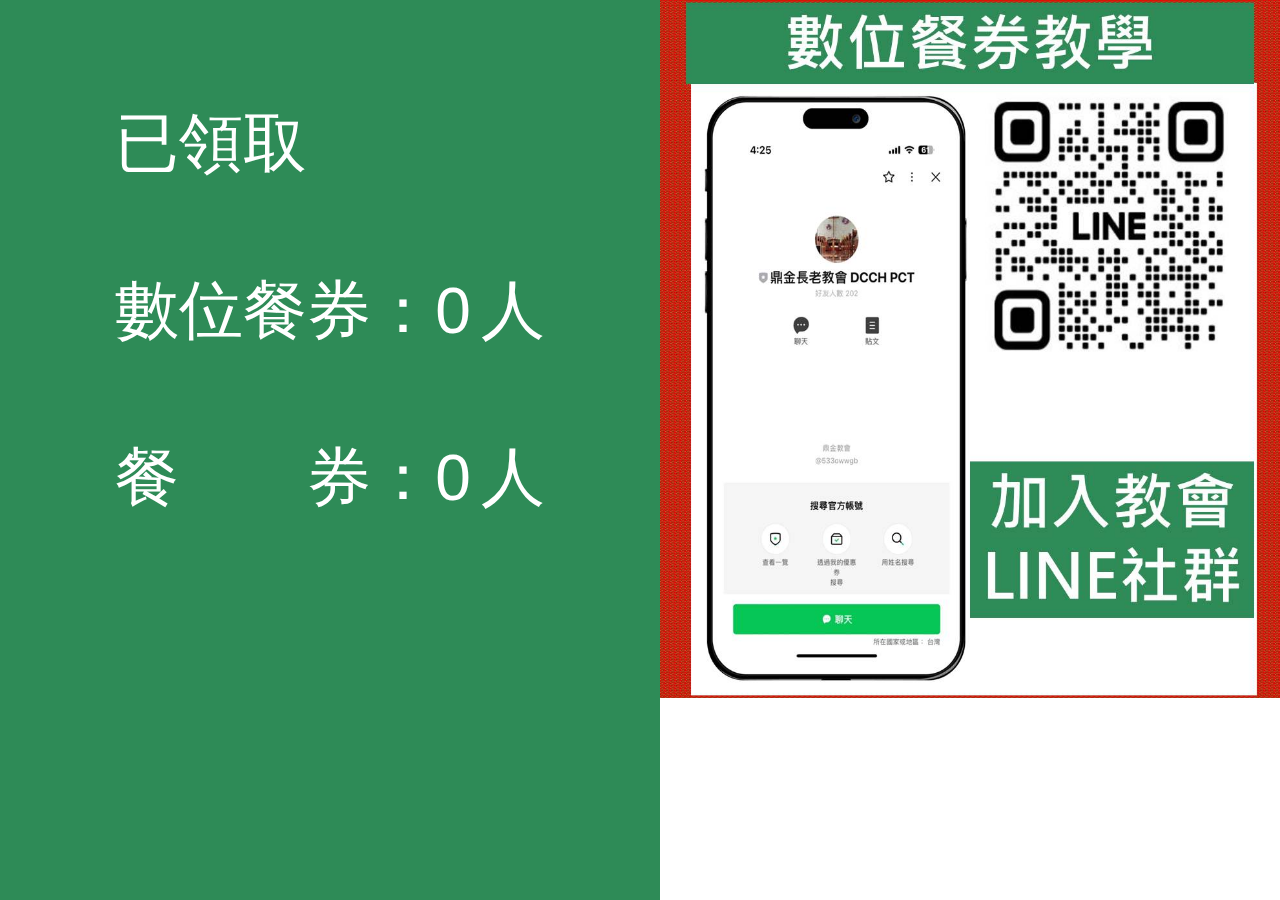
<file: userguide.html>
<!DOCTYPE html>
<html lang="en">

<head>
    <meta charset="UTF-8">
    <meta name="viewport" content="width=device-width, initial-scale=1.0">
    <title>餐券管理</title>
    <style>
        body {
            margin: 0;
            display: flex;
            height: 100vh;
            font-family: Arial, sans-serif;
        }

        .left,
        .right {
            flex: 1;
            display: flex;
            align-items: center;
            justify-content: center;
        }

        .left {
            background-color: #2E8B57;
            text-align: left;
            /* 讓內容靠左對齊 */
            padding: 20px;
            /* 添加內邊距讓內容不緊貼邊界 */
            display: flex;
            flex-direction: column;
            justify-content: flex-start;
            /* 讓內容垂直對齊頂端 */
        }

        .left .counter {
            font-size: calc(5vw);
            /* 調整文字大小 */
            margin: 10px 0;
            display: flex;
            /* 使用彈性佈局 */
            align-items: center;
            /* 左右對齊 */
            color: #FFFFFF;
            padding-top: 70px;
        }

        .left .counter span.label {
            flex: 1;
            font-size: calc(8vw);
            /* 使用相對於視窗寬度的字體大小 */
        }

        .left .counter span.number {
            display: inline-block;
            width: 3ch;
            font-size: calc(8vw);
            /* 字體大小與描述文字保持一致 */
            text-align: right;
        }

        .left .counter span.unit {
            margin-left: 10px;
            /* 與數字保持間距 */
        }

        .left .countdown {
            font-size: calc(5vw);
            margin: 10px 0;
            color: #FFFFFF;
            text-align: center;
        }

        .left h1 {
            font-size: 3rem;
            margin: 10px 0;
        }

        .right {
            position: relative;
            overflow: hidden;
        }

        .slideshow {
            position: relative;
            width: 100%;
            height: 100%;
        }

        .slideshow img {
            max-width: 100%;
            max-height: 100%;
            object-fit: contain;
            display: none;
        }

        .slideshow img.active {
            display: block;
        }

        .full-screen {
            position: fixed;
            top: 0;
            left: 0;
            width: 100vw;
            height: 100vh;
            background-color: rgba(0, 0, 0, 0.8);
            z-index: 9999;
            display: none;
        }

        .full-screen img {
            width: 100%;
            height: 100%;
            object-fit: contain;
        }
        
    </style>
</head>

<body>
    <div class="left">
        <div id="countdownDiv">
            <div class="countdown">
                <span id="currentTime">00:00:00</span>
            </div>
            <div class="countdown" id="countdownDisplay">
                直到活動開始
            </div>
        </div>
        <div id="couponDiv" style="display: none;">
            <div class="counter">
                <span>已領取</span>
            </div>
            <div class="counter">
                <span>數位餐券：</span>
                <span id="digitalCount">0</span>
                <span class="unit">人</span>
            </div>
            <div class="counter">
                <span>餐　　券：</span>
                <span id="paperCount">0</span>
                <span class="unit">人</span>
            </div>
        </div>
    </div>
    <div class="right">
        <div class="slideshow">
            <img src="img/userguide/01userguide.JPG" class="active" alt="Image 1">
            <img src="img/userguide/02userguide.JPG" alt="Image 2">
            <img src="img/userguide/03userguide.JPG" alt="Image 3">
            <img src="img/userguide/04userguide.JPG" alt="Image 4">
            <img src="img/userguide/05userguide.JPG" alt="Image 5">
            <img src="img/userguide/06userguide.JPG" alt="Image 6">
            <img src="img/userguide/07userguide.JPG" alt="Image 7">
            <img src="img/userguide/08userguide.JPG" alt="Image 8">
            <img src="img/userguide/09userguide.JPG" alt="Image 9">
            <img src="img/userguide/10userguide.JPG" alt="Image 10">
            <img src="img/userguide/11userguide.JPG" alt="Image 11">
            <!-- <button class="left" onclick="prevImage()">&#9664;</button>
            <button class="right" onclick="nextImage()">&#9654;</button> -->
        </div>
        <div class="full-screen" id="fullScreenImage">
            <img id="fullScreenImg" src="img/userguide/christmas.jpg" alt="Full Screen Image">
        </div>
    </div>

    <script>

        const ws = new WebSocket('wss://www.wjtolive.com:8080');  // 連接 PHP WebSocket 伺服器

        ws.onmessage = function (event) {
            console.log(`event: ${JSON.stringify(event, null, 2)}`);
            const data = JSON.parse(event.data);
            console.log('Received message from WebSocket:', data);
            if (data.event === 'helper') {
                console.log(`helper`);
                // 假設這裡根據店家名稱刷新紀錄
                if (data.member_id) {
                    getDigitalCount();
                }
            }
        };

        ws.onopen = function () {
            console.log('Connected to WebSocket server');
        };

        function updateTime() {
            const now = new Date();
            const currentTime = now.toLocaleTimeString([], { hour: '2-digit', minute: '2-digit', second: '2-digit' });
            document.getElementById('currentTime').innerHTML = `目前時間<br>${currentTime}`;

            const eventTime = new Date();
            eventTime.setFullYear(2024, 11, 22);  // 設定年份為2024，月份為12月(索引從0開始，11代表12月)，日期為22日
            eventTime.setHours(16, 0, 0, 0);  // 設定時間為16:00:00.000

            if (now < eventTime) {
                const diff = eventTime - now;
                const hours = Math.floor(diff / (1000 * 60 * 60));
                const minutes = Math.floor((diff % (1000 * 60 * 60)) / (1000 * 60));
                const seconds = Math.floor((diff % (1000 * 60)) / 1000);

                document.getElementById('countdownDisplay').innerHTML = `<br>倒數<br> ${hours} 時 ${minutes} 分 ${seconds} 秒`;
            } else {
                // Show the coupon section after 4 PM
                document.getElementById('countdownDiv').style.display = 'none';
                document.getElementById('couponDiv').style.display = 'block';
            }
        }

        // Update time every second
        setInterval(updateTime, 1000);
        updateTime();  // Initial call to display time immediately

        function getDigitalCount() {
            fetch('helper.php')
            .then(response => response.json())
            .then(data => {
                let sum = 0;
                data.forEach(coupon => {

                    // 可修改數量欄位
                    let count = Number(coupon.amount) / 200;
                    if (coupon.check_flag === '1') {
                        sum += count;
                    }

                });
                document.getElementById('digitalCount').innerText = sum;
            })
            .catch(error => console.error('Error fetching data:', error));
        }
        

        // 紙本餐券人數管理
        let slideshowCount = 0;
        let fullScreenMode = false;
        const fullScreenImage = document.getElementById('fullScreenImage');
        const fullScreenImg = document.getElementById('fullScreenImg');
        let paperCount = 0;
        let autoPlay = true;
        const paperCountDisplay = document.getElementById('paperCount');

        function setPaperCount(amount) {
            paperCount = Math.max(0, amount);
            paperCountDisplay.innerText = paperCount;
        }

        function incrementPaperCount(amount) {
            paperCount = Math.max(0, paperCount + amount);
            paperCountDisplay.innerText = paperCount;
        }

        function toggleAutoPlay() {
            if (autoPlay) {
                clearInterval(autoPlayInterval);
            } else {
                autoPlayInterval = setInterval(nextImage, 8000);
            }
            autoPlay = !autoPlay;
        }

        // 幻燈片功能
        const images = document.querySelectorAll('.slideshow img');
        let currentImageIndex = 0;

        function showImage(index) {
            images[currentImageIndex].classList.remove('active');
            currentImageIndex = (index + images.length) % images.length;
            images[currentImageIndex].classList.add('active');
        }

        function nextImage() {
            if (currentImageIndex === images.length - 1) {
                slideshowCount++;
            }
            showImage(currentImageIndex + 1);
            if (slideshowCount === 5 && !fullScreenMode) {
                slideshowCount = 0;
                enterFullScreen();
            }
        }

        function prevImage() {
            showImage(currentImageIndex - 1);
        }

        function enterFullScreen() {
            fullScreenImage.style.display = 'flex';
            // fullScreenImg.src = images[currentImageIndex].src;
            fullScreenMode = true;
            setTimeout(exitFullScreen, 10000); // Auto exit after 10 seconds
            toggleAutoPlay();
        }

        function exitFullScreen() {
            fullScreenImage.style.display = 'none';
            fullScreenMode = false;
            slideshowCount = 0; // Reset count after full-screen exit
            showImage(currentImageIndex); // Return to regular slideshow
            toggleAutoPlay();
        }
        // 自動切換圖片
        let autoPlayInterval = setInterval(nextImage, 8000);

        document.addEventListener('keydown', (event) => {
            const key = event.key;
            if (fullScreenMode) {
                exitFullScreen();
            } else if (key === 'ArrowRight') {
                nextImage();
                toggleAutoPlay();
                toggleAutoPlay();
            } else if (key === 'ArrowLeft') {
                prevImage();
                toggleAutoPlay();
                toggleAutoPlay();
            } else if (key === 'Home') {
                showImage(0);
            } else if (key === ' ') {
                toggleAutoPlay();
            } else if (key === "+") {
                inputBuffer = ""; // 清空暫存輸入
                const handleKeyInput = (e) => {
                    if (e.key === "Enter") {
                        if (!isNaN(inputBuffer) && inputBuffer.trim() !== "") {
                            incrementPaperCount(Number(inputBuffer));
                        }
                        inputBuffer = ""; // 清空緩衝區
                        document.removeEventListener("keydown", handleKeyInput); // 停止監聽
                    } else if (!isNaN(e.key) || e.key === ".") {
                        inputBuffer += e.key; // 儲存數字輸入（含小數點）
                    } else {
                        inputBuffer = ""; // 非數字輸入，清空
                        document.removeEventListener("keydown", handleKeyInput); // 停止監聽
                    }
                };
                document.addEventListener("keydown", handleKeyInput);
            }
            // 等號功能：直接設置數字
            else if (key === "=") {
                inputBuffer = ""; // 清空暫存輸入
                const handleKeyInput = (e) => {
                    if (e.key === "Enter") {
                        if (!isNaN(inputBuffer) && inputBuffer.trim() !== "") {
                            setPaperCount(Number(inputBuffer));
                        }
                        inputBuffer = ""; // 清空緩衝區
                        document.removeEventListener("keydown", handleKeyInput); // 停止監聽
                    } else if (!isNaN(e.key) || e.key === ".") {
                        inputBuffer += e.key; // 儲存數字輸入（含小數點）
                    } else {
                        inputBuffer = ""; // 非數字輸入，清空
                        document.removeEventListener("keydown", handleKeyInput); // 停止監聽
                    }
                };
                document.addEventListener("keydown", handleKeyInput);
            }
        });
        getDigitalCount();
    </script>
</body>

</html>
</file>
<file: claim.css>
body {
    font-family: Arial, sans-serif;
    background-color: #f7f7f7;
    text-align: center;
    padding: 50px;
}

h1 {
    color: #333;
}

input {
    padding: 10px;
    margin: 10px;
    font-size: 16px;
    border: 1px solid #ccc;
    border-radius: 4px;
}

select {
    width: 100%;       /* 設定欄位寬度為 100% */
    padding: 10px;     /* 增加內距以讓欄位更容易點擊 */
    font-size: 16px;   /* 調整字體大小 */
    box-sizing: border-box; /* 確保 padding 不影響元素寬度 */
}

button {
    padding: 10px 20px;
    font-size: 16px;
    background-color: #28a745;
    color: white;
    border: none;
    border-radius: 4px;
    cursor: pointer;
}

button:hover {
    background-color: #218838;
}

#message {
    margin-top: 20px;
    color: red;
    font-size: 20px;
}

#qrCode {
    margin-top: 20px;
}
</file>
<file: helper.css>
body {
    font-family: Arial, sans-serif;
    margin: 20px;
    padding: 0;
}

h1 {
    color: #333;
}

table {
    width: 100%;
    border-collapse: collapse;
}

th, td {
    border: 1px solid black;
    padding: 10px;
    text-align: left;
}

th {
    background-color: #f2f2f2;
}

button {
    padding: 5px 10px;
    background-color: #4CAF50;
    color: white;
    border: none;
    cursor: pointer;
    border-radius: 5px;
}

button:hover {
    background-color: #45a049;
}

#message {
    margin-top: 20px;
    font-weight: bold;
    color: red;
}
</file>
<file: style.css>
body {
  font-family: Arial, sans-serif;
  margin: 20px;
  padding: 0;
}

.card {
  border: 1px solid #ccc;
  border-radius: 8px;
  padding: 15px;
  margin: 10px 0;
  background-color: #f9f9f9;
  display: flex;
  justify-content: space-between;
  align-items: center;
}

.card-content {
  flex-grow: 1;
}

.card-content h3 {
  margin: 0;
}

.card-content p {
  margin: 5px 0;
}

.switch {
  position: relative;
  display: inline-block;
  width: 50px; /* 開關的寬度 */
  height: 28px; /* 開關的高度 */
}

.switch input {
  opacity: 0; /* 隱藏原始 checkbox */
  width: 0; /* 隱藏原始 checkbox 的寬度 */
  height: 0; /* 隱藏原始 checkbox 的高度 */
}

.slider {
  position: absolute;
  cursor: pointer;
  top: 0;
  left: 0;
  right: 0;
  bottom: 0;
  background-color: #ccc; /* 關閉狀態的顏色 */
  border-radius: 34px; /* 邊角圓滑 */
  transition: .4s; /* 動畫效果 */
}

.slider:before {
  position: absolute;
  content: "";
  height: 20px; /* 滑動圓球的高度 */
  width: 20px; /* 滑動圓球的寬度 */
  left: 4px; /* 圓球距左邊的距離 */
  bottom: 4px; /* 圓球距底部的距離 */
  background-color: white; /* 圓球的顏色 */
  border-radius: 50%; /* 圓球的圓角 */
  transition: .4s; /* 動畫效果 */
}

input:checked + .slider {
  background-color: #2196F3; /* 開啟狀態的顏色 */
}

input:checked + .slider:before {
  transform: translateX(22px); /* 開啟狀態時圓球的位置 */
}

.cancel-button {
  padding: 10px;
  background-color: red;
  color: white;
  border: none;
  border-radius: 4px;
  cursor: pointer;
  display: none; /* 初始隱藏 */
}

.cancel-button.show {
  display: inline-block; /* 顯示取消按鈕 */
}

/* 行動版響應式設計 */
@media only screen and (max-width: 600px) {
  .card {
    flex-direction: column;
    align-items: flex-start;
  }

  button {
    width: 100%;
  }
}
</file>
